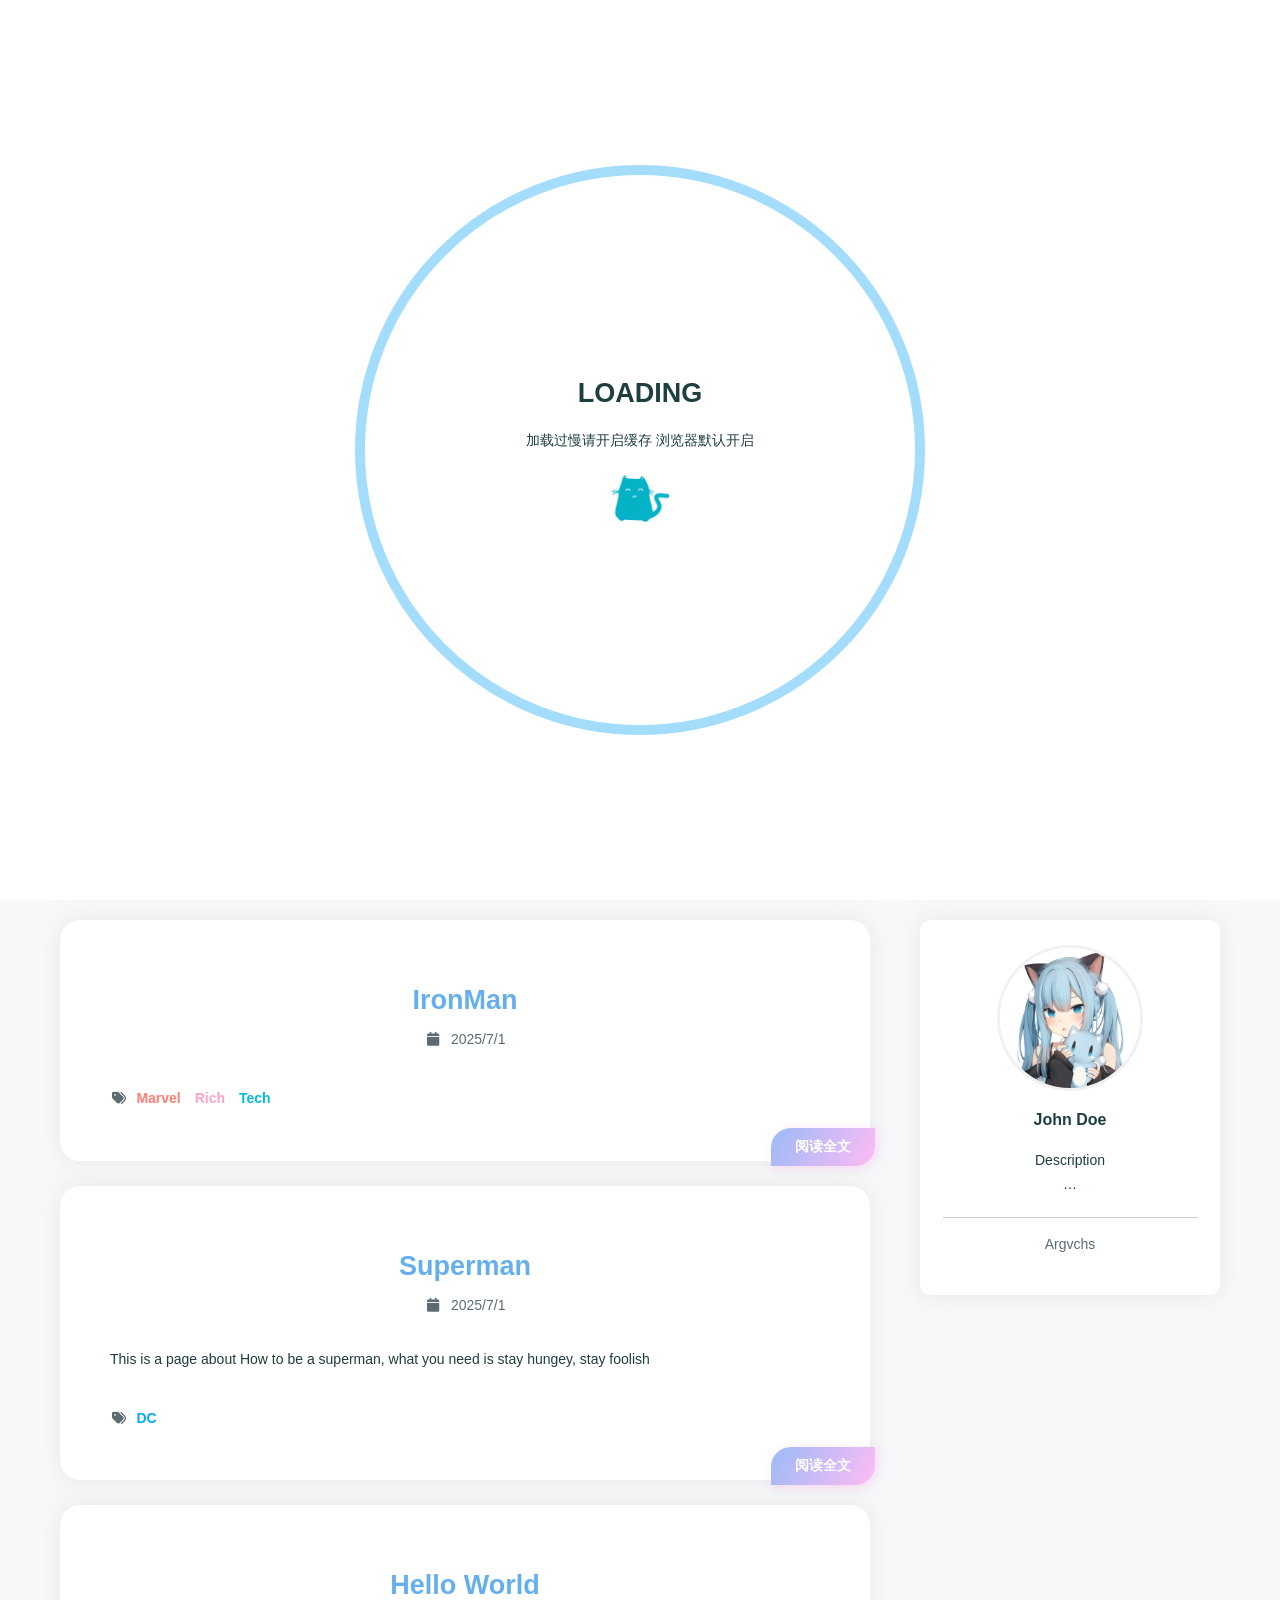
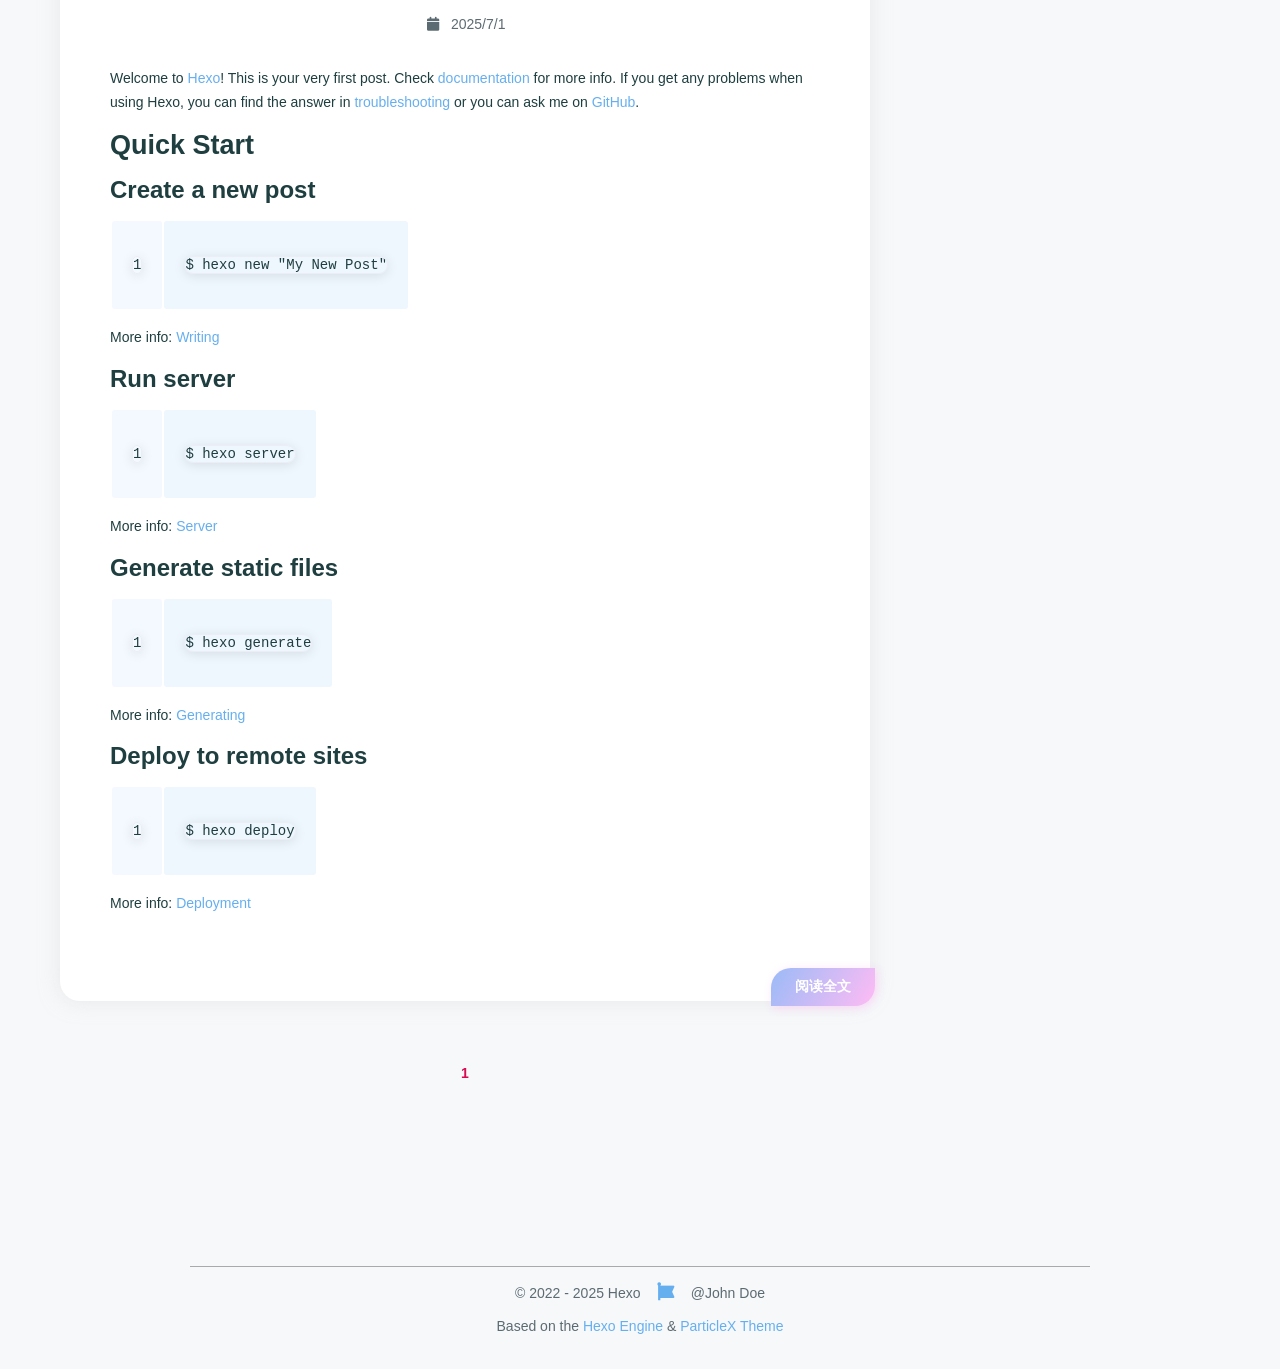
<file: index.html>
<!DOCTYPE html>
<html lang="zh">
<head>
    <meta charset="utf-8" />
    <title>Hexo</title>
    <meta name="author" content="John Doe" />
    <meta name="description" content="Hexo 博客" />
    <meta name="keywords" content="Hexo,博客" />
    <meta
        name="viewport"
        content="width=device-width, initial-scale=1.0, maximum-scale=1.0, user-scalable=0"
    />
    <link rel="icon" href="/images/avatar.jpg" />
    <link rel="preconnect" href="https://s4.zstatic.net" />
<script src="https://s4.zstatic.net/ajax/libs/vue/3.3.7/vue.global.prod.min.js"></script>
<link rel="stylesheet" href="https://s4.zstatic.net/ajax/libs/font-awesome/6.4.2/css/all.min.css" />
<link rel="preconnect" href="https://fonts.googleapis.cn" />
<link rel="preconnect" href="https://fonts.gstatic.cn" crossorigin />
<link
    rel="stylesheet"
    href="https://fonts.googleapis.cn/css2?family=Fira+Code:wght@400;500;600;700&family=Lexend:wght@400;500;600;700;800;900&family=Noto+Sans+SC:wght@400;500;600;700;800;900&display=swap"
/>
<script> const mixins = {}; </script>

<script src="https://polyfill.alicdn.com/v3/polyfill.min.js?features=default"></script>


<script src="https://s4.zstatic.net/ajax/libs/highlight.js/11.9.0/highlight.min.js"></script>
<script src="https://s4.zstatic.net/ajax/libs/highlightjs-line-numbers.js/2.8.0/highlightjs-line-numbers.min.js"></script>
<link
    rel="stylesheet"
    href="https://s4.zstatic.net/ajax/libs/highlight.js/11.9.0/styles/github.min.css"
/>
<script src="/js/lib/highlight.js"></script>



<script src="/js/lib/preview.js"></script>





<script src="/js/lib/home.js"></script>

<link rel="stylesheet" href="/css/main.css" />

<meta name="generator" content="Hexo 7.3.0"></head>
<body>
    <div id="layout">
        <transition name="fade">
            <div id="loading" v-show="loading">
                <div id="loading-circle">
                    <h2>LOADING</h2>
                    <p>加载过慢请开启缓存 浏览器默认开启</p>
                    <img src="/images/loading.gif" />
                </div>
            </div>
        </transition>
        <div id="menu" :class="{ hidden: hiddenMenu, 'menu-color': menuColor}">
    <nav id="desktop-menu">
        <a class="title" href="/">
            <span>HEXO</span>
        </a>
        
        <a href="/">
            <i class="fa-solid fa-house fa-fw"></i>
            <span>&ensp;Home</span>
        </a>
        
        <a href="/about">
            <i class="fa-solid fa-id-card fa-fw"></i>
            <span>&ensp;About</span>
        </a>
        
        <a href="/archives">
            <i class="fa-solid fa-box-archive fa-fw"></i>
            <span>&ensp;Archives</span>
        </a>
        
        <a href="/categories">
            <i class="fa-solid fa-bookmark fa-fw"></i>
            <span>&ensp;Categories</span>
        </a>
        
        <a href="/tags">
            <i class="fa-solid fa-tags fa-fw"></i>
            <span>&ensp;Tags</span>
        </a>
        
    </nav>
    <nav id="mobile-menu">
        <div class="title" @click="showMenuItems = !showMenuItems">
            <i class="fa-solid fa-bars fa-fw"></i>
            <span>&emsp;HEXO</span>
        </div>
        <transition name="slide">
            <div class="items" v-show="showMenuItems">
                
                <a href="/">
                    <div class="item">
                        <div style="min-width: 20px; max-width: 50px; width: 10%">
                            <i class="fa-solid fa-house fa-fw"></i>
                        </div>
                        <div style="min-width: 100px; max-width: 150%; width: 20%">Home</div>
                    </div>
                </a>
                
                <a href="/about">
                    <div class="item">
                        <div style="min-width: 20px; max-width: 50px; width: 10%">
                            <i class="fa-solid fa-id-card fa-fw"></i>
                        </div>
                        <div style="min-width: 100px; max-width: 150%; width: 20%">About</div>
                    </div>
                </a>
                
                <a href="/archives">
                    <div class="item">
                        <div style="min-width: 20px; max-width: 50px; width: 10%">
                            <i class="fa-solid fa-box-archive fa-fw"></i>
                        </div>
                        <div style="min-width: 100px; max-width: 150%; width: 20%">Archives</div>
                    </div>
                </a>
                
                <a href="/categories">
                    <div class="item">
                        <div style="min-width: 20px; max-width: 50px; width: 10%">
                            <i class="fa-solid fa-bookmark fa-fw"></i>
                        </div>
                        <div style="min-width: 100px; max-width: 150%; width: 20%">Categories</div>
                    </div>
                </a>
                
                <a href="/tags">
                    <div class="item">
                        <div style="min-width: 20px; max-width: 50px; width: 10%">
                            <i class="fa-solid fa-tags fa-fw"></i>
                        </div>
                        <div style="min-width: 100px; max-width: 150%; width: 20%">Tags</div>
                    </div>
                </a>
                
            </div>
        </transition>
    </nav>
</div>
<transition name="fade">
    <div id="menu-curtain" @click="showMenuItems = !showMenuItems" v-show="showMenuItems"></div>
</transition>

        <div id="main" :class="loading ? 'into-enter-from': 'into-enter-active'">
            <div id="home-head">
    <div
        id="home-background"
        ref="homeBackground"
        data-images="/images/background.jpg"
    ></div>
    <div id="home-info" @click="homeClick">
        <span class="loop"></span>
        <span class="loop"></span>
        <span class="loop"></span>
        <span class="loop"></span>
        <span class="info">
            <div class="wrap">
                <h1>Hexo</h1>
                <h3>Hexo 博客</h3>
                <h5>Hexo 博客</h5>
            </div>
        </span>
    </div>
</div>
<div
    id="home-posts-wrap"
    ref="homePostsWrap"
    true
>
    <div id="home-posts">
        

<div class="post">
    <a href="/2025/07/01/IronMan/">
        <h2 class="post-title">IronMan</h2>
    </a>
    <div class="category-and-date">
        
        <span class="date">
            <span class="icon">
                <i class="fa-solid fa-calendar fa-fw"></i>
            </span>
            2025/7/1
        </span>
        
        
    </div>
    <div class="description">
        <div class="content" v-pre>
            
            
            
        </div>
    </div>
    <div class="post-tags">
        
        <span class="icon">
            <i class="fa-solid fa-tags fa-fw"></i>
        </span>
        
        
        
        <span class="tag">
            
            <a href="/tags/Marvel/" style="color: #ff7d73">Marvel</a>
        </span>
        
        <span class="tag">
            
            <a href="/tags/Rich/" style="color: #ffa2c4">Rich</a>
        </span>
        
        <span class="tag">
            
            <a href="/tags/Tech/" style="color: #00bcd4">Tech</a>
        </span>
        
    </div>
    <a href="/2025/07/01/IronMan/" class="go-post">阅读全文</a>
</div>

<div class="post">
    <a href="/2025/07/01/superman/">
        <h2 class="post-title">Superman</h2>
    </a>
    <div class="category-and-date">
        
        <span class="date">
            <span class="icon">
                <i class="fa-solid fa-calendar fa-fw"></i>
            </span>
            2025/7/1
        </span>
        
        
    </div>
    <div class="description">
        <div class="content" v-pre>
            
            <p>This is a page about How to be a superman, what you need is stay hungey, stay foolish</p>

            
        </div>
    </div>
    <div class="post-tags">
        
        <span class="icon">
            <i class="fa-solid fa-tags fa-fw"></i>
        </span>
        
        
        
        <span class="tag">
            
            <a href="/tags/DC/" style="color: #03a9f4">DC</a>
        </span>
        
    </div>
    <a href="/2025/07/01/superman/" class="go-post">阅读全文</a>
</div>

<div class="post">
    <a href="/2025/07/01/hello-world/">
        <h2 class="post-title">Hello World</h2>
    </a>
    <div class="category-and-date">
        
        <span class="date">
            <span class="icon">
                <i class="fa-solid fa-calendar fa-fw"></i>
            </span>
            2025/7/1
        </span>
        
        
    </div>
    <div class="description">
        <div class="content" v-pre>
            
            <p>Welcome to <a target="_blank" rel="noopener" href="https://hexo.io/">Hexo</a>! This is your very first post. Check <a target="_blank" rel="noopener" href="https://hexo.io/docs/">documentation</a> for more info. If you get any problems when using Hexo, you can find the answer in <a target="_blank" rel="noopener" href="https://hexo.io/docs/troubleshooting.html">troubleshooting</a> or you can ask me on <a target="_blank" rel="noopener" href="https://github.com/hexojs/hexo/issues">GitHub</a>.</p>
<h2 id="Quick-Start"><a href="#Quick-Start" class="headerlink" title="Quick Start"></a>Quick Start</h2><h3 id="Create-a-new-post"><a href="#Create-a-new-post" class="headerlink" title="Create a new post"></a>Create a new post</h3><figure class="highlight bash"><table><tr><td class="gutter"><pre><span class="line">1</span><br></pre></td><td class="code"><pre><span class="line">$ hexo new <span class="string">&quot;My New Post&quot;</span></span><br></pre></td></tr></table></figure>

<p>More info: <a target="_blank" rel="noopener" href="https://hexo.io/docs/writing.html">Writing</a></p>
<h3 id="Run-server"><a href="#Run-server" class="headerlink" title="Run server"></a>Run server</h3><figure class="highlight bash"><table><tr><td class="gutter"><pre><span class="line">1</span><br></pre></td><td class="code"><pre><span class="line">$ hexo server</span><br></pre></td></tr></table></figure>

<p>More info: <a target="_blank" rel="noopener" href="https://hexo.io/docs/server.html">Server</a></p>
<h3 id="Generate-static-files"><a href="#Generate-static-files" class="headerlink" title="Generate static files"></a>Generate static files</h3><figure class="highlight bash"><table><tr><td class="gutter"><pre><span class="line">1</span><br></pre></td><td class="code"><pre><span class="line">$ hexo generate</span><br></pre></td></tr></table></figure>

<p>More info: <a target="_blank" rel="noopener" href="https://hexo.io/docs/generating.html">Generating</a></p>
<h3 id="Deploy-to-remote-sites"><a href="#Deploy-to-remote-sites" class="headerlink" title="Deploy to remote sites"></a>Deploy to remote sites</h3><figure class="highlight bash"><table><tr><td class="gutter"><pre><span class="line">1</span><br></pre></td><td class="code"><pre><span class="line">$ hexo deploy</span><br></pre></td></tr></table></figure>

<p>More info: <a target="_blank" rel="noopener" href="https://hexo.io/docs/one-command-deployment.html">Deployment</a></p>

            
        </div>
    </div>
    <div class="post-tags">
        
        
        
    </div>
    <a href="/2025/07/01/hello-world/" class="go-post">阅读全文</a>
</div>


        <div class="page-current">
    
    <span class="current">1</span>
    
    
    
    
</div>

    </div>
    
    <div id="home-card">
        <div id="card-style">
    <div id="card-div">
        <div class="avatar">
            <img src="/images/avatar.jpg" alt="avatar" />
        </div>
        <div class="name">John Doe</div>
        <div class="description">
            <p>Description<br>…</p>

        </div>
        
        
        <div class="friend-links">
            
            <div class="friend-link">
                <a target="_blank" rel="noopener" href="https://argvchs.github.io">Argvchs</a>
            </div>
            
        </div>
        
    </div>
</div>

    </div>
    
</div>

            <footer id="footer">
    <div id="footer-wrap">
        <div>
            &copy;
            2022 - 2025 Hexo
            <span id="footer-icon">
                <i class="fa-solid fa-font-awesome fa-fw"></i>
            </span>
            &commat;John Doe
        </div>
        <div>
            Based on the <a target="_blank" rel="noopener" href="https://hexo.io">Hexo Engine</a> &amp;
            <a target="_blank" rel="noopener" href="https://github.com/theme-particlex/hexo-theme-particlex">ParticleX Theme</a>
        </div>
        
    </div>
</footer>

        </div>
        
        <transition name="fade">
            <div id="preview" ref="preview" v-show="previewShow">
                <img id="preview-content" ref="previewContent" />
            </div>
        </transition>
        
    </div>
    <script src="/js/main.js"></script>
    
</body>
</html>
</file>
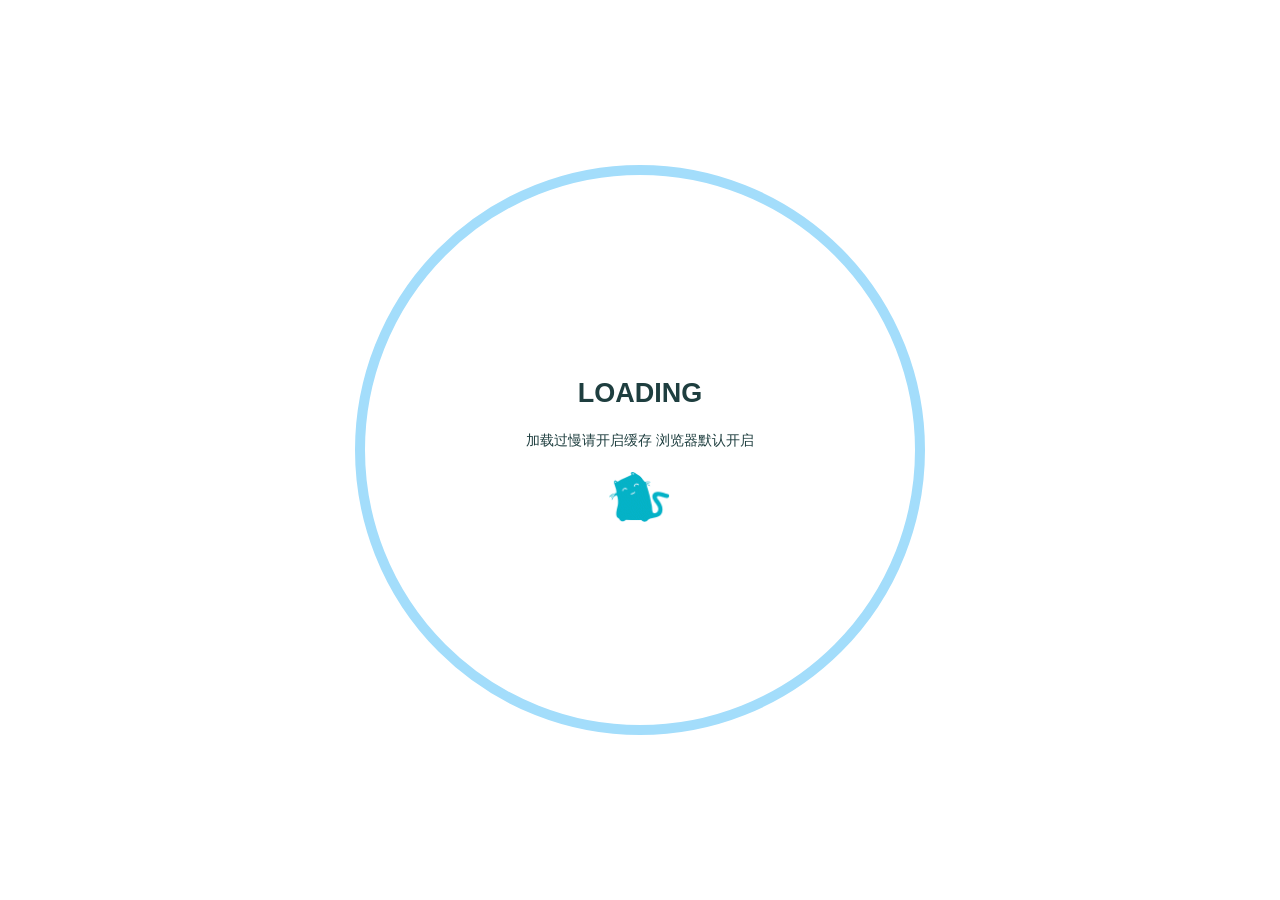
<file: About/index.html>
<!DOCTYPE html>
<html lang="zh">
<head>
    <meta charset="utf-8" />
    <title>About | Hexo</title>
    <meta name="author" content="John Doe" />
    <meta name="description" content="Hexo 博客" />
    <meta name="keywords" content="Hexo,博客" />
    <meta
        name="viewport"
        content="width=device-width, initial-scale=1.0, maximum-scale=1.0, user-scalable=0"
    />
    <link rel="icon" href="/images/avatar.jpg" />
    <link rel="preconnect" href="https://s4.zstatic.net" />
<script src="https://s4.zstatic.net/ajax/libs/vue/3.3.7/vue.global.prod.min.js"></script>
<link rel="stylesheet" href="https://s4.zstatic.net/ajax/libs/font-awesome/6.4.2/css/all.min.css" />
<link rel="preconnect" href="https://fonts.googleapis.cn" />
<link rel="preconnect" href="https://fonts.gstatic.cn" crossorigin />
<link
    rel="stylesheet"
    href="https://fonts.googleapis.cn/css2?family=Fira+Code:wght@400;500;600;700&family=Lexend:wght@400;500;600;700;800;900&family=Noto+Sans+SC:wght@400;500;600;700;800;900&display=swap"
/>
<script> const mixins = {}; </script>

<script src="https://polyfill.alicdn.com/v3/polyfill.min.js?features=default"></script>


<script src="https://s4.zstatic.net/ajax/libs/highlight.js/11.9.0/highlight.min.js"></script>
<script src="https://s4.zstatic.net/ajax/libs/highlightjs-line-numbers.js/2.8.0/highlightjs-line-numbers.min.js"></script>
<link
    rel="stylesheet"
    href="https://s4.zstatic.net/ajax/libs/highlight.js/11.9.0/styles/github.min.css"
/>
<script src="/js/lib/highlight.js"></script>



<script src="/js/lib/preview.js"></script>









<link rel="stylesheet" href="/css/main.css" />

<meta name="generator" content="Hexo 7.3.0"></head>
<body>
    <div id="layout">
        <transition name="fade">
            <div id="loading" v-show="loading">
                <div id="loading-circle">
                    <h2>LOADING</h2>
                    <p>加载过慢请开启缓存 浏览器默认开启</p>
                    <img src="/images/loading.gif" />
                </div>
            </div>
        </transition>
        <div id="menu" :class="{ hidden: hiddenMenu, 'menu-color': menuColor}">
    <nav id="desktop-menu">
        <a class="title" href="/">
            <span>HEXO</span>
        </a>
        
        <a href="/">
            <i class="fa-solid fa-house fa-fw"></i>
            <span>&ensp;Home</span>
        </a>
        
        <a href="/about">
            <i class="fa-solid fa-id-card fa-fw"></i>
            <span>&ensp;About</span>
        </a>
        
        <a href="/archives">
            <i class="fa-solid fa-box-archive fa-fw"></i>
            <span>&ensp;Archives</span>
        </a>
        
        <a href="/categories">
            <i class="fa-solid fa-bookmark fa-fw"></i>
            <span>&ensp;Categories</span>
        </a>
        
        <a href="/tags">
            <i class="fa-solid fa-tags fa-fw"></i>
            <span>&ensp;Tags</span>
        </a>
        
    </nav>
    <nav id="mobile-menu">
        <div class="title" @click="showMenuItems = !showMenuItems">
            <i class="fa-solid fa-bars fa-fw"></i>
            <span>&emsp;HEXO</span>
        </div>
        <transition name="slide">
            <div class="items" v-show="showMenuItems">
                
                <a href="/">
                    <div class="item">
                        <div style="min-width: 20px; max-width: 50px; width: 10%">
                            <i class="fa-solid fa-house fa-fw"></i>
                        </div>
                        <div style="min-width: 100px; max-width: 150%; width: 20%">Home</div>
                    </div>
                </a>
                
                <a href="/about">
                    <div class="item">
                        <div style="min-width: 20px; max-width: 50px; width: 10%">
                            <i class="fa-solid fa-id-card fa-fw"></i>
                        </div>
                        <div style="min-width: 100px; max-width: 150%; width: 20%">About</div>
                    </div>
                </a>
                
                <a href="/archives">
                    <div class="item">
                        <div style="min-width: 20px; max-width: 50px; width: 10%">
                            <i class="fa-solid fa-box-archive fa-fw"></i>
                        </div>
                        <div style="min-width: 100px; max-width: 150%; width: 20%">Archives</div>
                    </div>
                </a>
                
                <a href="/categories">
                    <div class="item">
                        <div style="min-width: 20px; max-width: 50px; width: 10%">
                            <i class="fa-solid fa-bookmark fa-fw"></i>
                        </div>
                        <div style="min-width: 100px; max-width: 150%; width: 20%">Categories</div>
                    </div>
                </a>
                
                <a href="/tags">
                    <div class="item">
                        <div style="min-width: 20px; max-width: 50px; width: 10%">
                            <i class="fa-solid fa-tags fa-fw"></i>
                        </div>
                        <div style="min-width: 100px; max-width: 150%; width: 20%">Tags</div>
                    </div>
                </a>
                
            </div>
        </transition>
    </nav>
</div>
<transition name="fade">
    <div id="menu-curtain" @click="showMenuItems = !showMenuItems" v-show="showMenuItems"></div>
</transition>

        <div id="main" :class="loading ? 'into-enter-from': 'into-enter-active'">
            <div class="article">
    <div>
        <h1>About</h1>
    </div>
    <div class="info">
        <span class="date">
            <span class="icon">
                <i class="fa-solid fa-calendar fa-fw"></i>
            </span>
            2025/7/1
        </span>
        
        
    </div>
    
    <div class="content" v-pre>
        
    </div>
    
    
    
    
    
    
    
</div>

            <footer id="footer">
    <div id="footer-wrap">
        <div>
            &copy;
            2022 - 2025 Hexo
            <span id="footer-icon">
                <i class="fa-solid fa-font-awesome fa-fw"></i>
            </span>
            &commat;John Doe
        </div>
        <div>
            Based on the <a target="_blank" rel="noopener" href="https://hexo.io">Hexo Engine</a> &amp;
            <a target="_blank" rel="noopener" href="https://github.com/theme-particlex/hexo-theme-particlex">ParticleX Theme</a>
        </div>
        
    </div>
</footer>

        </div>
        
        <transition name="fade">
            <div id="preview" ref="preview" v-show="previewShow">
                <img id="preview-content" ref="previewContent" />
            </div>
        </transition>
        
    </div>
    <script src="/js/main.js"></script>
    
    




    
</body>
</html>
</file>
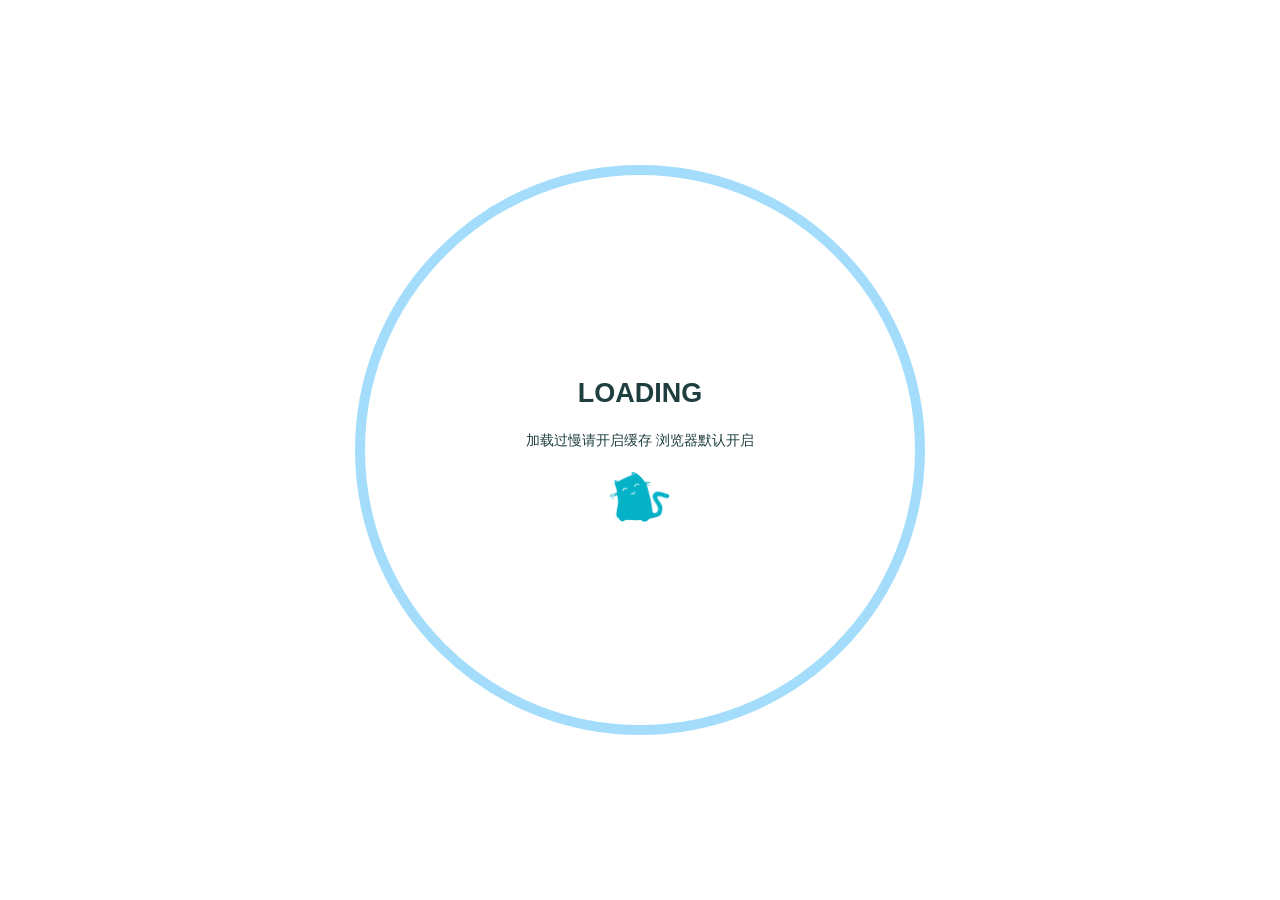
<file: archives/index.html>
<!DOCTYPE html>
<html lang="zh">
<head>
    <meta charset="utf-8" />
    <title>Archives | Hexo</title>
    <meta name="author" content="John Doe" />
    <meta name="description" content="Hexo 博客" />
    <meta name="keywords" content="Hexo,博客" />
    <meta
        name="viewport"
        content="width=device-width, initial-scale=1.0, maximum-scale=1.0, user-scalable=0"
    />
    <link rel="icon" href="/images/avatar.jpg" />
    <link rel="preconnect" href="https://s4.zstatic.net" />
<script src="https://s4.zstatic.net/ajax/libs/vue/3.3.7/vue.global.prod.min.js"></script>
<link rel="stylesheet" href="https://s4.zstatic.net/ajax/libs/font-awesome/6.4.2/css/all.min.css" />
<link rel="preconnect" href="https://fonts.googleapis.cn" />
<link rel="preconnect" href="https://fonts.gstatic.cn" crossorigin />
<link
    rel="stylesheet"
    href="https://fonts.googleapis.cn/css2?family=Fira+Code:wght@400;500;600;700&family=Lexend:wght@400;500;600;700;800;900&family=Noto+Sans+SC:wght@400;500;600;700;800;900&display=swap"
/>
<script> const mixins = {}; </script>

<script src="https://polyfill.alicdn.com/v3/polyfill.min.js?features=default"></script>


<script src="https://s4.zstatic.net/ajax/libs/highlight.js/11.9.0/highlight.min.js"></script>
<script src="https://s4.zstatic.net/ajax/libs/highlightjs-line-numbers.js/2.8.0/highlightjs-line-numbers.min.js"></script>
<link
    rel="stylesheet"
    href="https://s4.zstatic.net/ajax/libs/highlight.js/11.9.0/styles/github.min.css"
/>
<script src="/js/lib/highlight.js"></script>



<script src="/js/lib/preview.js"></script>





<link rel="stylesheet" href="/css/main.css" />

<meta name="generator" content="Hexo 7.3.0"></head>
<body>
    <div id="layout">
        <transition name="fade">
            <div id="loading" v-show="loading">
                <div id="loading-circle">
                    <h2>LOADING</h2>
                    <p>加载过慢请开启缓存 浏览器默认开启</p>
                    <img src="/images/loading.gif" />
                </div>
            </div>
        </transition>
        <div id="menu" :class="{ hidden: hiddenMenu, 'menu-color': menuColor}">
    <nav id="desktop-menu">
        <a class="title" href="/">
            <span>HEXO</span>
        </a>
        
        <a href="/">
            <i class="fa-solid fa-house fa-fw"></i>
            <span>&ensp;Home</span>
        </a>
        
        <a href="/about">
            <i class="fa-solid fa-id-card fa-fw"></i>
            <span>&ensp;About</span>
        </a>
        
        <a href="/archives">
            <i class="fa-solid fa-box-archive fa-fw"></i>
            <span>&ensp;Archives</span>
        </a>
        
        <a href="/categories">
            <i class="fa-solid fa-bookmark fa-fw"></i>
            <span>&ensp;Categories</span>
        </a>
        
        <a href="/tags">
            <i class="fa-solid fa-tags fa-fw"></i>
            <span>&ensp;Tags</span>
        </a>
        
    </nav>
    <nav id="mobile-menu">
        <div class="title" @click="showMenuItems = !showMenuItems">
            <i class="fa-solid fa-bars fa-fw"></i>
            <span>&emsp;HEXO</span>
        </div>
        <transition name="slide">
            <div class="items" v-show="showMenuItems">
                
                <a href="/">
                    <div class="item">
                        <div style="min-width: 20px; max-width: 50px; width: 10%">
                            <i class="fa-solid fa-house fa-fw"></i>
                        </div>
                        <div style="min-width: 100px; max-width: 150%; width: 20%">Home</div>
                    </div>
                </a>
                
                <a href="/about">
                    <div class="item">
                        <div style="min-width: 20px; max-width: 50px; width: 10%">
                            <i class="fa-solid fa-id-card fa-fw"></i>
                        </div>
                        <div style="min-width: 100px; max-width: 150%; width: 20%">About</div>
                    </div>
                </a>
                
                <a href="/archives">
                    <div class="item">
                        <div style="min-width: 20px; max-width: 50px; width: 10%">
                            <i class="fa-solid fa-box-archive fa-fw"></i>
                        </div>
                        <div style="min-width: 100px; max-width: 150%; width: 20%">Archives</div>
                    </div>
                </a>
                
                <a href="/categories">
                    <div class="item">
                        <div style="min-width: 20px; max-width: 50px; width: 10%">
                            <i class="fa-solid fa-bookmark fa-fw"></i>
                        </div>
                        <div style="min-width: 100px; max-width: 150%; width: 20%">Categories</div>
                    </div>
                </a>
                
                <a href="/tags">
                    <div class="item">
                        <div style="min-width: 20px; max-width: 50px; width: 10%">
                            <i class="fa-solid fa-tags fa-fw"></i>
                        </div>
                        <div style="min-width: 100px; max-width: 150%; width: 20%">Tags</div>
                    </div>
                </a>
                
            </div>
        </transition>
    </nav>
</div>
<transition name="fade">
    <div id="menu-curtain" @click="showMenuItems = !showMenuItems" v-show="showMenuItems"></div>
</transition>

        <div id="main" :class="loading ? 'into-enter-from': 'into-enter-active'">
            
<div id="archives">
    
    <div id="timeline-wrap" ref="timeline">
        
        <div class="timeline" data-title="helloworld">
            <div class="timeline-tail"></div>
            <div class="timeline-content">
                <div class="item-time">2025/7/1</div>
                <a href="/2025/07/01/hello-world/">
                    <h3>Hello World</h3>
                </a>
                <div class="info">
                    
                    
                </div>
            </div>
        </div>
        
        <div class="timeline" data-title="superman">
            <div class="timeline-tail"></div>
            <div class="timeline-content">
                <div class="item-time">2025/7/1</div>
                <a href="/2025/07/01/superman/">
                    <h3>Superman</h3>
                </a>
                <div class="info">
                    
                    
                    <span class="tags">
                        <span class="icon">
                            <i class="fa-solid fa-tags fa-fw"></i>
                        </span>
                        
                        
                        <span class="tag">
                            
                            <a href="/tags/DC/" style="color: #00a596">
                                DC
                            </a>
                        </span>
                        
                    </span>
                    
                </div>
            </div>
        </div>
        
        <div class="timeline" data-title="ironman">
            <div class="timeline-tail"></div>
            <div class="timeline-content">
                <div class="item-time">2025/7/1</div>
                <a href="/2025/07/01/IronMan/">
                    <h3>IronMan</h3>
                </a>
                <div class="info">
                    
                    
                    <span class="tags">
                        <span class="icon">
                            <i class="fa-solid fa-tags fa-fw"></i>
                        </span>
                        
                        
                        <span class="tag">
                            
                            <a href="/tags/Marvel/" style="color: #00a596">
                                Marvel
                            </a>
                        </span>
                        
                        <span class="tag">
                            
                            <a href="/tags/Rich/" style="color: #00bcd4">
                                Rich
                            </a>
                        </span>
                        
                        <span class="tag">
                            
                            <a href="/tags/Tech/" style="color: #00a596">
                                Tech
                            </a>
                        </span>
                        
                    </span>
                    
                </div>
            </div>
        </div>
        
    </div>
</div>

            <footer id="footer">
    <div id="footer-wrap">
        <div>
            &copy;
            2022 - 2025 Hexo
            <span id="footer-icon">
                <i class="fa-solid fa-font-awesome fa-fw"></i>
            </span>
            &commat;John Doe
        </div>
        <div>
            Based on the <a target="_blank" rel="noopener" href="https://hexo.io">Hexo Engine</a> &amp;
            <a target="_blank" rel="noopener" href="https://github.com/theme-particlex/hexo-theme-particlex">ParticleX Theme</a>
        </div>
        
    </div>
</footer>

        </div>
        
        <transition name="fade">
            <div id="preview" ref="preview" v-show="previewShow">
                <img id="preview-content" ref="previewContent" />
            </div>
        </transition>
        
    </div>
    <script src="/js/main.js"></script>
    
</body>
</html>
</file>
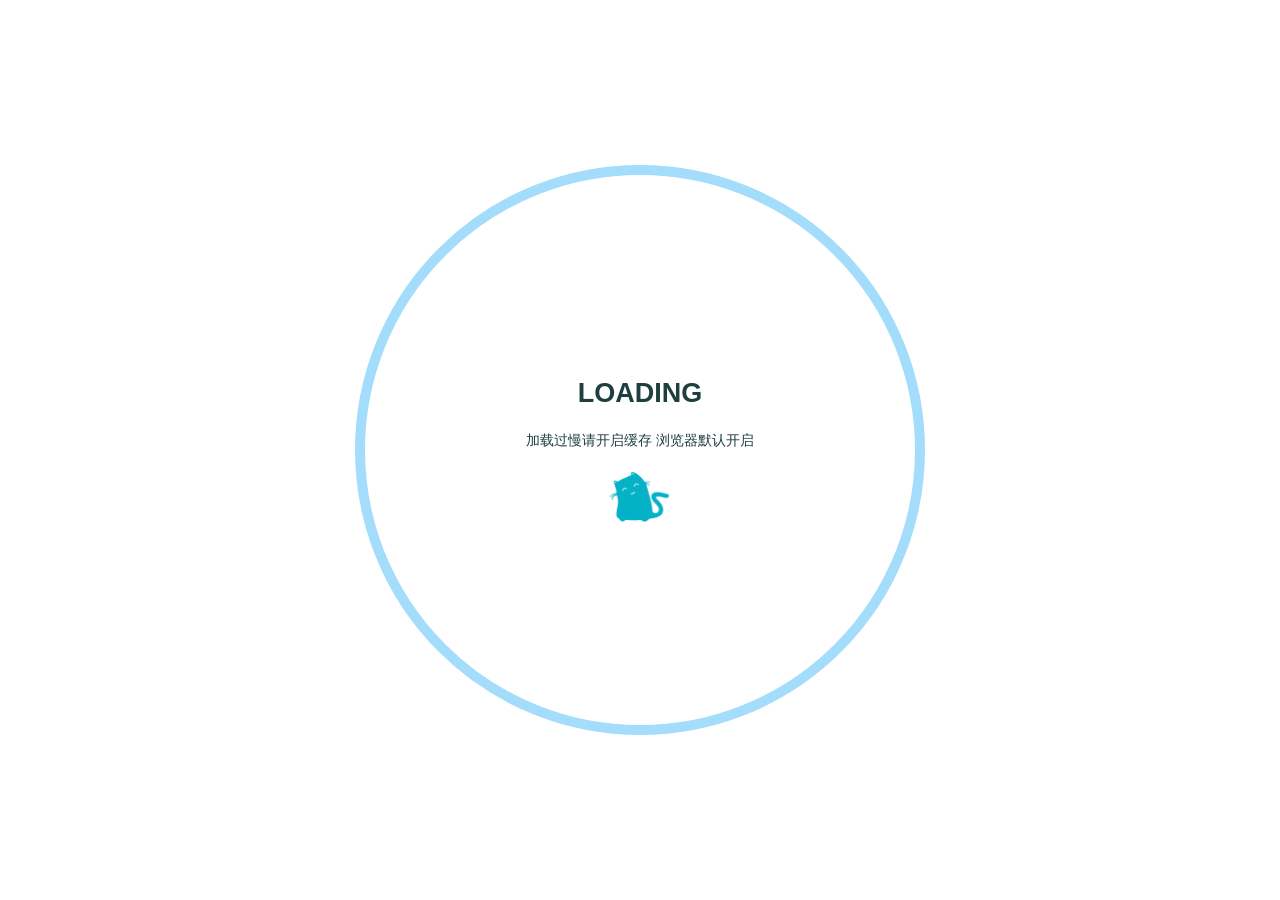
<file: categories/index.html>
<!DOCTYPE html>
<html lang="zh">
<head>
    <meta charset="utf-8" />
    <title>categories | Hexo</title>
    <meta name="author" content="John Doe" />
    <meta name="description" content="Hexo 博客" />
    <meta name="keywords" content="Hexo,博客" />
    <meta
        name="viewport"
        content="width=device-width, initial-scale=1.0, maximum-scale=1.0, user-scalable=0"
    />
    <link rel="icon" href="/images/avatar.jpg" />
    <link rel="preconnect" href="https://s4.zstatic.net" />
<script src="https://s4.zstatic.net/ajax/libs/vue/3.3.7/vue.global.prod.min.js"></script>
<link rel="stylesheet" href="https://s4.zstatic.net/ajax/libs/font-awesome/6.4.2/css/all.min.css" />
<link rel="preconnect" href="https://fonts.googleapis.cn" />
<link rel="preconnect" href="https://fonts.gstatic.cn" crossorigin />
<link
    rel="stylesheet"
    href="https://fonts.googleapis.cn/css2?family=Fira+Code:wght@400;500;600;700&family=Lexend:wght@400;500;600;700;800;900&family=Noto+Sans+SC:wght@400;500;600;700;800;900&display=swap"
/>
<script> const mixins = {}; </script>

<script src="https://polyfill.alicdn.com/v3/polyfill.min.js?features=default"></script>


<script src="https://s4.zstatic.net/ajax/libs/highlight.js/11.9.0/highlight.min.js"></script>
<script src="https://s4.zstatic.net/ajax/libs/highlightjs-line-numbers.js/2.8.0/highlightjs-line-numbers.min.js"></script>
<link
    rel="stylesheet"
    href="https://s4.zstatic.net/ajax/libs/highlight.js/11.9.0/styles/github.min.css"
/>
<script src="/js/lib/highlight.js"></script>



<script src="/js/lib/preview.js"></script>









<link rel="stylesheet" href="/css/main.css" />

<meta name="generator" content="Hexo 7.3.0"></head>
<body>
    <div id="layout">
        <transition name="fade">
            <div id="loading" v-show="loading">
                <div id="loading-circle">
                    <h2>LOADING</h2>
                    <p>加载过慢请开启缓存 浏览器默认开启</p>
                    <img src="/images/loading.gif" />
                </div>
            </div>
        </transition>
        <div id="menu" :class="{ hidden: hiddenMenu, 'menu-color': menuColor}">
    <nav id="desktop-menu">
        <a class="title" href="/">
            <span>HEXO</span>
        </a>
        
        <a href="/">
            <i class="fa-solid fa-house fa-fw"></i>
            <span>&ensp;Home</span>
        </a>
        
        <a href="/about">
            <i class="fa-solid fa-id-card fa-fw"></i>
            <span>&ensp;About</span>
        </a>
        
        <a href="/archives">
            <i class="fa-solid fa-box-archive fa-fw"></i>
            <span>&ensp;Archives</span>
        </a>
        
        <a href="/categories">
            <i class="fa-solid fa-bookmark fa-fw"></i>
            <span>&ensp;Categories</span>
        </a>
        
        <a href="/tags">
            <i class="fa-solid fa-tags fa-fw"></i>
            <span>&ensp;Tags</span>
        </a>
        
    </nav>
    <nav id="mobile-menu">
        <div class="title" @click="showMenuItems = !showMenuItems">
            <i class="fa-solid fa-bars fa-fw"></i>
            <span>&emsp;HEXO</span>
        </div>
        <transition name="slide">
            <div class="items" v-show="showMenuItems">
                
                <a href="/">
                    <div class="item">
                        <div style="min-width: 20px; max-width: 50px; width: 10%">
                            <i class="fa-solid fa-house fa-fw"></i>
                        </div>
                        <div style="min-width: 100px; max-width: 150%; width: 20%">Home</div>
                    </div>
                </a>
                
                <a href="/about">
                    <div class="item">
                        <div style="min-width: 20px; max-width: 50px; width: 10%">
                            <i class="fa-solid fa-id-card fa-fw"></i>
                        </div>
                        <div style="min-width: 100px; max-width: 150%; width: 20%">About</div>
                    </div>
                </a>
                
                <a href="/archives">
                    <div class="item">
                        <div style="min-width: 20px; max-width: 50px; width: 10%">
                            <i class="fa-solid fa-box-archive fa-fw"></i>
                        </div>
                        <div style="min-width: 100px; max-width: 150%; width: 20%">Archives</div>
                    </div>
                </a>
                
                <a href="/categories">
                    <div class="item">
                        <div style="min-width: 20px; max-width: 50px; width: 10%">
                            <i class="fa-solid fa-bookmark fa-fw"></i>
                        </div>
                        <div style="min-width: 100px; max-width: 150%; width: 20%">Categories</div>
                    </div>
                </a>
                
                <a href="/tags">
                    <div class="item">
                        <div style="min-width: 20px; max-width: 50px; width: 10%">
                            <i class="fa-solid fa-tags fa-fw"></i>
                        </div>
                        <div style="min-width: 100px; max-width: 150%; width: 20%">Tags</div>
                    </div>
                </a>
                
            </div>
        </transition>
    </nav>
</div>
<transition name="fade">
    <div id="menu-curtain" @click="showMenuItems = !showMenuItems" v-show="showMenuItems"></div>
</transition>

        <div id="main" :class="loading ? 'into-enter-from': 'into-enter-active'">
            <div class="article">
    <div>
        <h1>categories</h1>
    </div>
    <div class="info">
        <span class="date">
            <span class="icon">
                <i class="fa-solid fa-calendar fa-fw"></i>
            </span>
            2025/7/1
        </span>
        
        
    </div>
    
    <div class="content" v-pre>
        
    </div>
    
    
    
    
    
    
    
</div>

            <footer id="footer">
    <div id="footer-wrap">
        <div>
            &copy;
            2022 - 2025 Hexo
            <span id="footer-icon">
                <i class="fa-solid fa-font-awesome fa-fw"></i>
            </span>
            &commat;John Doe
        </div>
        <div>
            Based on the <a target="_blank" rel="noopener" href="https://hexo.io">Hexo Engine</a> &amp;
            <a target="_blank" rel="noopener" href="https://github.com/theme-particlex/hexo-theme-particlex">ParticleX Theme</a>
        </div>
        
    </div>
</footer>

        </div>
        
        <transition name="fade">
            <div id="preview" ref="preview" v-show="previewShow">
                <img id="preview-content" ref="previewContent" />
            </div>
        </transition>
        
    </div>
    <script src="/js/main.js"></script>
    
    




    
</body>
</html>
</file>
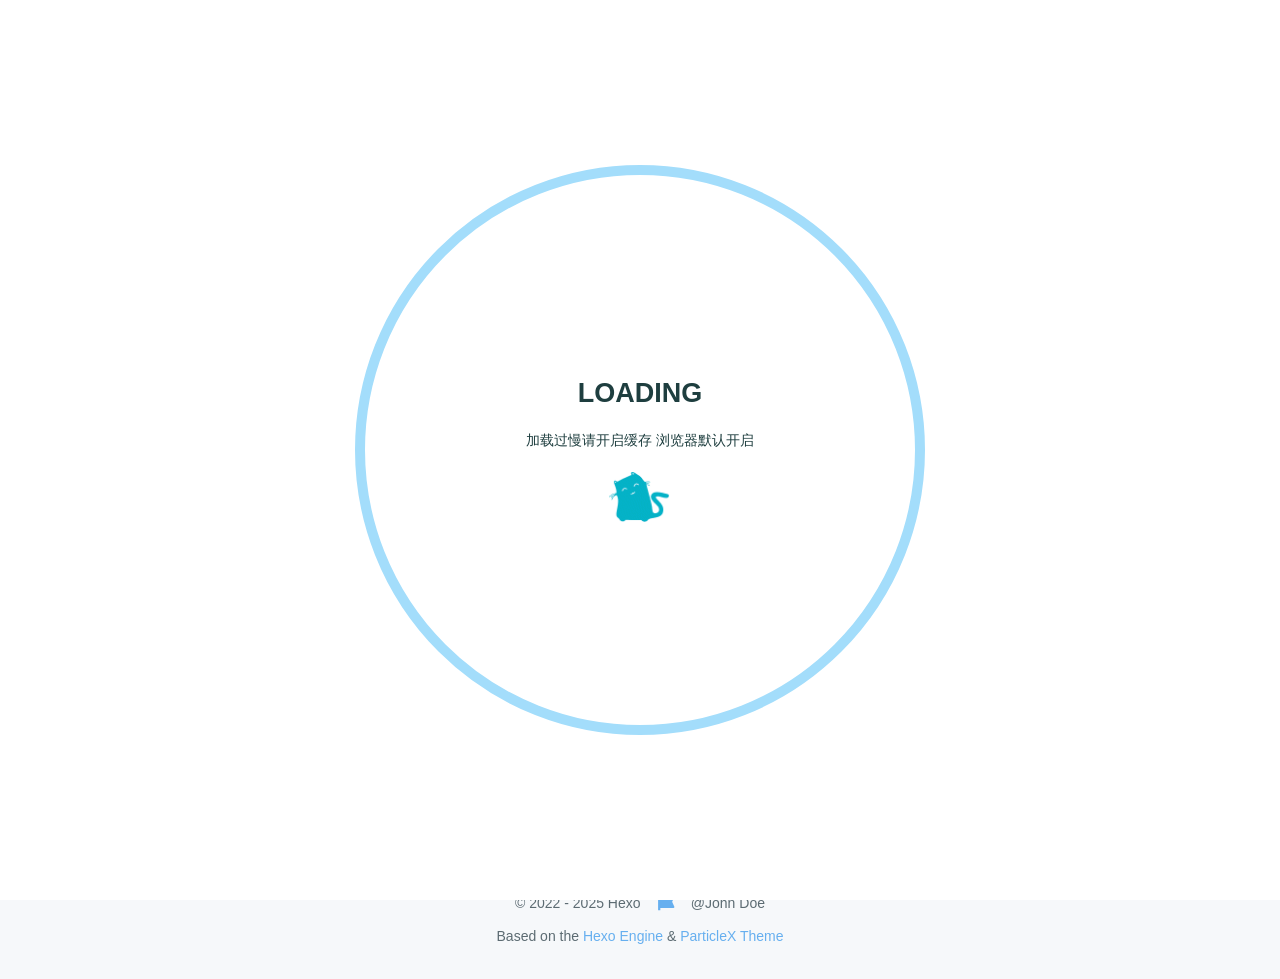
<file: Tags/index.html>
<!DOCTYPE html>
<html lang="zh">
<head>
    <meta charset="utf-8" />
    <title>Tags | Hexo</title>
    <meta name="author" content="John Doe" />
    <meta name="description" content="Hexo 博客" />
    <meta name="keywords" content="Hexo,博客" />
    <meta
        name="viewport"
        content="width=device-width, initial-scale=1.0, maximum-scale=1.0, user-scalable=0"
    />
    <link rel="icon" href="/images/avatar.jpg" />
    <link rel="preconnect" href="https://s4.zstatic.net" />
<script src="https://s4.zstatic.net/ajax/libs/vue/3.3.7/vue.global.prod.min.js"></script>
<link rel="stylesheet" href="https://s4.zstatic.net/ajax/libs/font-awesome/6.4.2/css/all.min.css" />
<link rel="preconnect" href="https://fonts.googleapis.cn" />
<link rel="preconnect" href="https://fonts.gstatic.cn" crossorigin />
<link
    rel="stylesheet"
    href="https://fonts.googleapis.cn/css2?family=Fira+Code:wght@400;500;600;700&family=Lexend:wght@400;500;600;700;800;900&family=Noto+Sans+SC:wght@400;500;600;700;800;900&display=swap"
/>
<script> const mixins = {}; </script>

<script src="https://polyfill.alicdn.com/v3/polyfill.min.js?features=default"></script>


<script src="https://s4.zstatic.net/ajax/libs/highlight.js/11.9.0/highlight.min.js"></script>
<script src="https://s4.zstatic.net/ajax/libs/highlightjs-line-numbers.js/2.8.0/highlightjs-line-numbers.min.js"></script>
<link
    rel="stylesheet"
    href="https://s4.zstatic.net/ajax/libs/highlight.js/11.9.0/styles/github.min.css"
/>
<script src="/js/lib/highlight.js"></script>



<script src="/js/lib/preview.js"></script>





<link rel="stylesheet" href="/css/main.css" />

<meta name="generator" content="Hexo 7.3.0"></head>
<body>
    <div id="layout">
        <transition name="fade">
            <div id="loading" v-show="loading">
                <div id="loading-circle">
                    <h2>LOADING</h2>
                    <p>加载过慢请开启缓存 浏览器默认开启</p>
                    <img src="/images/loading.gif" />
                </div>
            </div>
        </transition>
        <div id="menu" :class="{ hidden: hiddenMenu, 'menu-color': menuColor}">
    <nav id="desktop-menu">
        <a class="title" href="/">
            <span>HEXO</span>
        </a>
        
        <a href="/">
            <i class="fa-solid fa-house fa-fw"></i>
            <span>&ensp;Home</span>
        </a>
        
        <a href="/about">
            <i class="fa-solid fa-id-card fa-fw"></i>
            <span>&ensp;About</span>
        </a>
        
        <a href="/archives">
            <i class="fa-solid fa-box-archive fa-fw"></i>
            <span>&ensp;Archives</span>
        </a>
        
        <a href="/categories">
            <i class="fa-solid fa-bookmark fa-fw"></i>
            <span>&ensp;Categories</span>
        </a>
        
        <a href="/tags">
            <i class="fa-solid fa-tags fa-fw"></i>
            <span>&ensp;Tags</span>
        </a>
        
    </nav>
    <nav id="mobile-menu">
        <div class="title" @click="showMenuItems = !showMenuItems">
            <i class="fa-solid fa-bars fa-fw"></i>
            <span>&emsp;HEXO</span>
        </div>
        <transition name="slide">
            <div class="items" v-show="showMenuItems">
                
                <a href="/">
                    <div class="item">
                        <div style="min-width: 20px; max-width: 50px; width: 10%">
                            <i class="fa-solid fa-house fa-fw"></i>
                        </div>
                        <div style="min-width: 100px; max-width: 150%; width: 20%">Home</div>
                    </div>
                </a>
                
                <a href="/about">
                    <div class="item">
                        <div style="min-width: 20px; max-width: 50px; width: 10%">
                            <i class="fa-solid fa-id-card fa-fw"></i>
                        </div>
                        <div style="min-width: 100px; max-width: 150%; width: 20%">About</div>
                    </div>
                </a>
                
                <a href="/archives">
                    <div class="item">
                        <div style="min-width: 20px; max-width: 50px; width: 10%">
                            <i class="fa-solid fa-box-archive fa-fw"></i>
                        </div>
                        <div style="min-width: 100px; max-width: 150%; width: 20%">Archives</div>
                    </div>
                </a>
                
                <a href="/categories">
                    <div class="item">
                        <div style="min-width: 20px; max-width: 50px; width: 10%">
                            <i class="fa-solid fa-bookmark fa-fw"></i>
                        </div>
                        <div style="min-width: 100px; max-width: 150%; width: 20%">Categories</div>
                    </div>
                </a>
                
                <a href="/tags">
                    <div class="item">
                        <div style="min-width: 20px; max-width: 50px; width: 10%">
                            <i class="fa-solid fa-tags fa-fw"></i>
                        </div>
                        <div style="min-width: 100px; max-width: 150%; width: 20%">Tags</div>
                    </div>
                </a>
                
            </div>
        </transition>
    </nav>
</div>
<transition name="fade">
    <div id="menu-curtain" @click="showMenuItems = !showMenuItems" v-show="showMenuItems"></div>
</transition>

        <div id="main" :class="loading ? 'into-enter-from': 'into-enter-active'">
            <div id="archives">
    
    <div class="categories-tags">
        
        
        
        <span>
            <a href="/tags/Marvel/" style="background: #00bcd4">
                <span class="icon">
                    <i class="fa-solid fa-tags fa-fw"></i>
                </span>
                Marvel
            </a>
        </span>
        
        
        
        <span>
            <a href="/tags/Rich/" style="background: #ff7d73">
                <span class="icon">
                    <i class="fa-solid fa-tags fa-fw"></i>
                </span>
                Rich
            </a>
        </span>
        
        
        
        <span>
            <a href="/tags/Tech/" style="background: #03a9f4">
                <span class="icon">
                    <i class="fa-solid fa-tags fa-fw"></i>
                </span>
                Tech
            </a>
        </span>
        
        
        
        <span>
            <a href="/tags/DC/" style="background: #00a596">
                <span class="icon">
                    <i class="fa-solid fa-tags fa-fw"></i>
                </span>
                DC
            </a>
        </span>
        
        
    </div>
    
    
    
    
    
    
    <div class="timeline">
        <div class="timeline-tail"></div>
        <div class="timeline-content">
            <div class="item-time">2025/7/1</div>
            <a href="/2025/07/01/IronMan/">
                <h3>IronMan</h3>
            </a>
            <div class="info">
                
                
                <span class="tags">
                    <span class="icon">
                        <i class="fa-solid fa-tags fa-fw"></i>
                    </span>
                    
                    
                    <span class="tag">
                        
                        <a href="/tags/Marvel/" style="color: #03a9f4">
                            Marvel
                        </a>
                    </span>
                    
                    <span class="tag">
                        
                        <a href="/tags/Rich/" style="color: #ff7d73">
                            Rich
                        </a>
                    </span>
                    
                    <span class="tag">
                        
                        <a href="/tags/Tech/" style="color: #03a9f4">
                            Tech
                        </a>
                    </span>
                    
                </span>
                
            </div>
        </div>
    </div>
    
    <div class="timeline">
        <div class="timeline-tail"></div>
        <div class="timeline-content">
            <div class="item-time">2025/7/1</div>
            <a href="/2025/07/01/superman/">
                <h3>Superman</h3>
            </a>
            <div class="info">
                
                
                <span class="tags">
                    <span class="icon">
                        <i class="fa-solid fa-tags fa-fw"></i>
                    </span>
                    
                    
                    <span class="tag">
                        
                        <a href="/tags/DC/" style="color: #ffa2c4">
                            DC
                        </a>
                    </span>
                    
                </span>
                
            </div>
        </div>
    </div>
    
    <div class="timeline">
        <div class="timeline-tail"></div>
        <div class="timeline-content">
            <div class="item-time">2025/7/1</div>
            <a href="/2025/07/01/hello-world/">
                <h3>Hello World</h3>
            </a>
            <div class="info">
                
                
            </div>
        </div>
    </div>
    
</div>

            <footer id="footer">
    <div id="footer-wrap">
        <div>
            &copy;
            2022 - 2025 Hexo
            <span id="footer-icon">
                <i class="fa-solid fa-font-awesome fa-fw"></i>
            </span>
            &commat;John Doe
        </div>
        <div>
            Based on the <a target="_blank" rel="noopener" href="https://hexo.io">Hexo Engine</a> &amp;
            <a target="_blank" rel="noopener" href="https://github.com/theme-particlex/hexo-theme-particlex">ParticleX Theme</a>
        </div>
        
    </div>
</footer>

        </div>
        
        <transition name="fade">
            <div id="preview" ref="preview" v-show="previewShow">
                <img id="preview-content" ref="previewContent" />
            </div>
        </transition>
        
    </div>
    <script src="/js/main.js"></script>
    
</body>
</html>
</file>
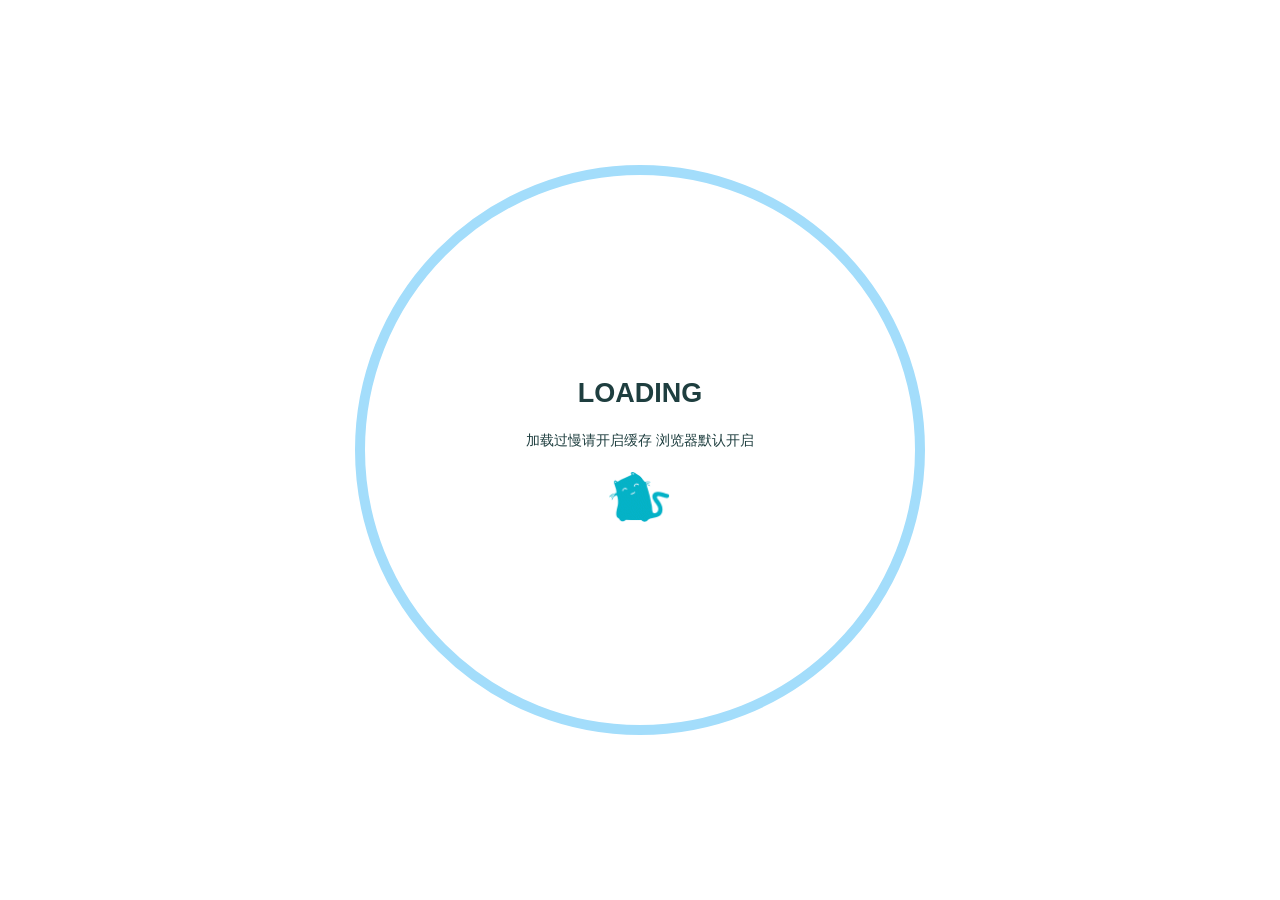
<file: archives/2025/index.html>
<!DOCTYPE html>
<html lang="zh">
<head>
    <meta charset="utf-8" />
    <title>Archives | Hexo</title>
    <meta name="author" content="John Doe" />
    <meta name="description" content="Hexo 博客" />
    <meta name="keywords" content="Hexo,博客" />
    <meta
        name="viewport"
        content="width=device-width, initial-scale=1.0, maximum-scale=1.0, user-scalable=0"
    />
    <link rel="icon" href="/images/avatar.jpg" />
    <link rel="preconnect" href="https://s4.zstatic.net" />
<script src="https://s4.zstatic.net/ajax/libs/vue/3.3.7/vue.global.prod.min.js"></script>
<link rel="stylesheet" href="https://s4.zstatic.net/ajax/libs/font-awesome/6.4.2/css/all.min.css" />
<link rel="preconnect" href="https://fonts.googleapis.cn" />
<link rel="preconnect" href="https://fonts.gstatic.cn" crossorigin />
<link
    rel="stylesheet"
    href="https://fonts.googleapis.cn/css2?family=Fira+Code:wght@400;500;600;700&family=Lexend:wght@400;500;600;700;800;900&family=Noto+Sans+SC:wght@400;500;600;700;800;900&display=swap"
/>
<script> const mixins = {}; </script>

<script src="https://polyfill.alicdn.com/v3/polyfill.min.js?features=default"></script>


<script src="https://s4.zstatic.net/ajax/libs/highlight.js/11.9.0/highlight.min.js"></script>
<script src="https://s4.zstatic.net/ajax/libs/highlightjs-line-numbers.js/2.8.0/highlightjs-line-numbers.min.js"></script>
<link
    rel="stylesheet"
    href="https://s4.zstatic.net/ajax/libs/highlight.js/11.9.0/styles/github.min.css"
/>
<script src="/js/lib/highlight.js"></script>



<script src="/js/lib/preview.js"></script>





<link rel="stylesheet" href="/css/main.css" />

<meta name="generator" content="Hexo 7.3.0"></head>
<body>
    <div id="layout">
        <transition name="fade">
            <div id="loading" v-show="loading">
                <div id="loading-circle">
                    <h2>LOADING</h2>
                    <p>加载过慢请开启缓存 浏览器默认开启</p>
                    <img src="/images/loading.gif" />
                </div>
            </div>
        </transition>
        <div id="menu" :class="{ hidden: hiddenMenu, 'menu-color': menuColor}">
    <nav id="desktop-menu">
        <a class="title" href="/">
            <span>HEXO</span>
        </a>
        
        <a href="/">
            <i class="fa-solid fa-house fa-fw"></i>
            <span>&ensp;Home</span>
        </a>
        
        <a href="/about">
            <i class="fa-solid fa-id-card fa-fw"></i>
            <span>&ensp;About</span>
        </a>
        
        <a href="/archives">
            <i class="fa-solid fa-box-archive fa-fw"></i>
            <span>&ensp;Archives</span>
        </a>
        
        <a href="/categories">
            <i class="fa-solid fa-bookmark fa-fw"></i>
            <span>&ensp;Categories</span>
        </a>
        
        <a href="/tags">
            <i class="fa-solid fa-tags fa-fw"></i>
            <span>&ensp;Tags</span>
        </a>
        
    </nav>
    <nav id="mobile-menu">
        <div class="title" @click="showMenuItems = !showMenuItems">
            <i class="fa-solid fa-bars fa-fw"></i>
            <span>&emsp;HEXO</span>
        </div>
        <transition name="slide">
            <div class="items" v-show="showMenuItems">
                
                <a href="/">
                    <div class="item">
                        <div style="min-width: 20px; max-width: 50px; width: 10%">
                            <i class="fa-solid fa-house fa-fw"></i>
                        </div>
                        <div style="min-width: 100px; max-width: 150%; width: 20%">Home</div>
                    </div>
                </a>
                
                <a href="/about">
                    <div class="item">
                        <div style="min-width: 20px; max-width: 50px; width: 10%">
                            <i class="fa-solid fa-id-card fa-fw"></i>
                        </div>
                        <div style="min-width: 100px; max-width: 150%; width: 20%">About</div>
                    </div>
                </a>
                
                <a href="/archives">
                    <div class="item">
                        <div style="min-width: 20px; max-width: 50px; width: 10%">
                            <i class="fa-solid fa-box-archive fa-fw"></i>
                        </div>
                        <div style="min-width: 100px; max-width: 150%; width: 20%">Archives</div>
                    </div>
                </a>
                
                <a href="/categories">
                    <div class="item">
                        <div style="min-width: 20px; max-width: 50px; width: 10%">
                            <i class="fa-solid fa-bookmark fa-fw"></i>
                        </div>
                        <div style="min-width: 100px; max-width: 150%; width: 20%">Categories</div>
                    </div>
                </a>
                
                <a href="/tags">
                    <div class="item">
                        <div style="min-width: 20px; max-width: 50px; width: 10%">
                            <i class="fa-solid fa-tags fa-fw"></i>
                        </div>
                        <div style="min-width: 100px; max-width: 150%; width: 20%">Tags</div>
                    </div>
                </a>
                
            </div>
        </transition>
    </nav>
</div>
<transition name="fade">
    <div id="menu-curtain" @click="showMenuItems = !showMenuItems" v-show="showMenuItems"></div>
</transition>

        <div id="main" :class="loading ? 'into-enter-from': 'into-enter-active'">
            
<div id="archives">
    
    <div id="timeline-wrap" ref="timeline">
        
        <div class="timeline" data-title="helloworld">
            <div class="timeline-tail"></div>
            <div class="timeline-content">
                <div class="item-time">2025/7/1</div>
                <a href="/2025/07/01/hello-world/">
                    <h3>Hello World</h3>
                </a>
                <div class="info">
                    
                    
                </div>
            </div>
        </div>
        
        <div class="timeline" data-title="superman">
            <div class="timeline-tail"></div>
            <div class="timeline-content">
                <div class="item-time">2025/7/1</div>
                <a href="/2025/07/01/superman/">
                    <h3>Superman</h3>
                </a>
                <div class="info">
                    
                    
                    <span class="tags">
                        <span class="icon">
                            <i class="fa-solid fa-tags fa-fw"></i>
                        </span>
                        
                        
                        <span class="tag">
                            
                            <a href="/tags/DC/" style="color: #ff7d73">
                                DC
                            </a>
                        </span>
                        
                    </span>
                    
                </div>
            </div>
        </div>
        
        <div class="timeline" data-title="ironman">
            <div class="timeline-tail"></div>
            <div class="timeline-content">
                <div class="item-time">2025/7/1</div>
                <a href="/2025/07/01/IronMan/">
                    <h3>IronMan</h3>
                </a>
                <div class="info">
                    
                    
                    <span class="tags">
                        <span class="icon">
                            <i class="fa-solid fa-tags fa-fw"></i>
                        </span>
                        
                        
                        <span class="tag">
                            
                            <a href="/tags/Marvel/" style="color: #ff7d73">
                                Marvel
                            </a>
                        </span>
                        
                        <span class="tag">
                            
                            <a href="/tags/Rich/" style="color: #03a9f4">
                                Rich
                            </a>
                        </span>
                        
                        <span class="tag">
                            
                            <a href="/tags/Tech/" style="color: #00bcd4">
                                Tech
                            </a>
                        </span>
                        
                    </span>
                    
                </div>
            </div>
        </div>
        
    </div>
</div>

            <footer id="footer">
    <div id="footer-wrap">
        <div>
            &copy;
            2022 - 2025 Hexo
            <span id="footer-icon">
                <i class="fa-solid fa-font-awesome fa-fw"></i>
            </span>
            &commat;John Doe
        </div>
        <div>
            Based on the <a target="_blank" rel="noopener" href="https://hexo.io">Hexo Engine</a> &amp;
            <a target="_blank" rel="noopener" href="https://github.com/theme-particlex/hexo-theme-particlex">ParticleX Theme</a>
        </div>
        
    </div>
</footer>

        </div>
        
        <transition name="fade">
            <div id="preview" ref="preview" v-show="previewShow">
                <img id="preview-content" ref="previewContent" />
            </div>
        </transition>
        
    </div>
    <script src="/js/main.js"></script>
    
</body>
</html>
</file>
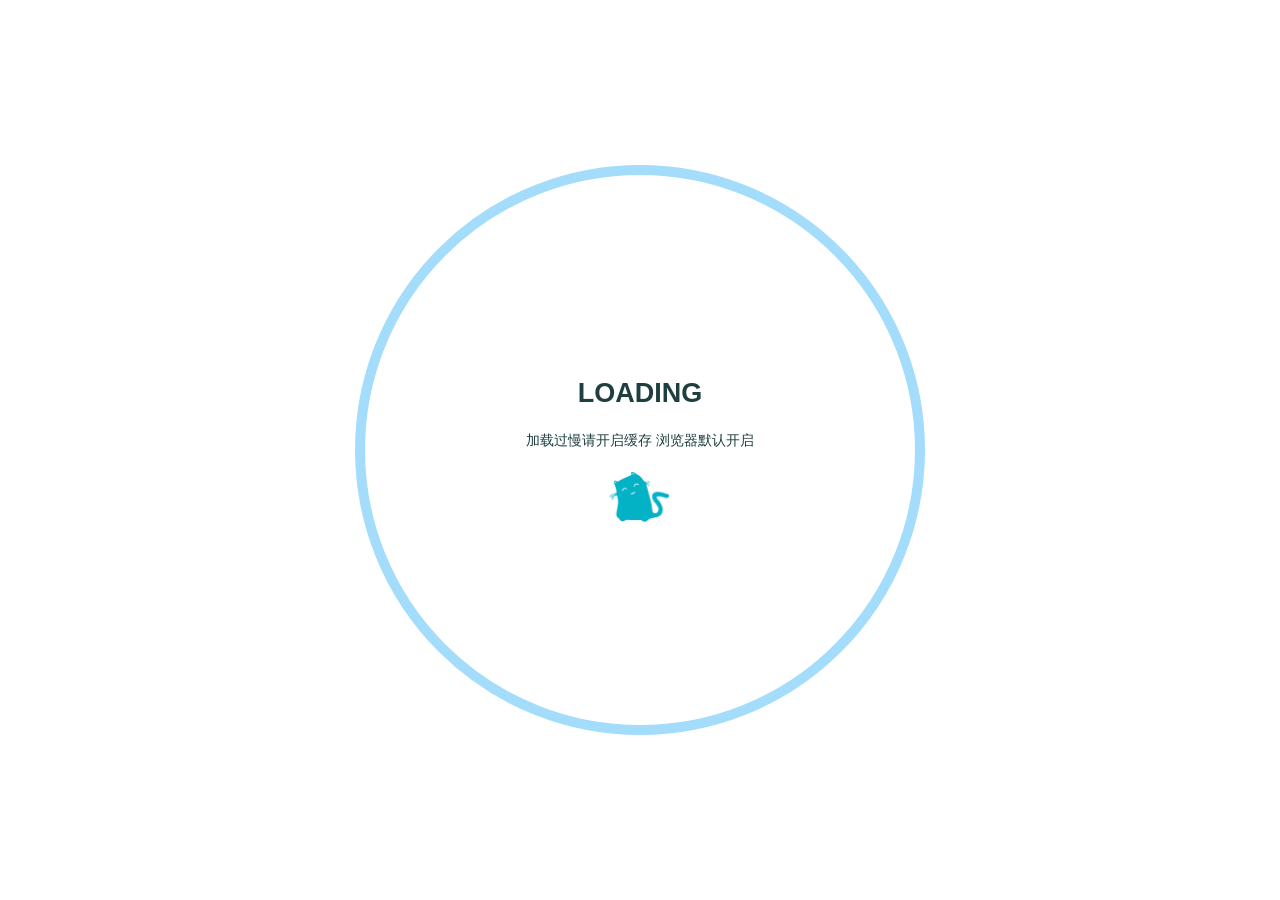
<file: Tags/DC/index.html>
<!DOCTYPE html>
<html lang="zh">
<head>
    <meta charset="utf-8" />
    <title>Tags: DC | Hexo</title>
    <meta name="author" content="John Doe" />
    <meta name="description" content="Hexo 博客" />
    <meta name="keywords" content="Hexo,博客" />
    <meta
        name="viewport"
        content="width=device-width, initial-scale=1.0, maximum-scale=1.0, user-scalable=0"
    />
    <link rel="icon" href="/images/avatar.jpg" />
    <link rel="preconnect" href="https://s4.zstatic.net" />
<script src="https://s4.zstatic.net/ajax/libs/vue/3.3.7/vue.global.prod.min.js"></script>
<link rel="stylesheet" href="https://s4.zstatic.net/ajax/libs/font-awesome/6.4.2/css/all.min.css" />
<link rel="preconnect" href="https://fonts.googleapis.cn" />
<link rel="preconnect" href="https://fonts.gstatic.cn" crossorigin />
<link
    rel="stylesheet"
    href="https://fonts.googleapis.cn/css2?family=Fira+Code:wght@400;500;600;700&family=Lexend:wght@400;500;600;700;800;900&family=Noto+Sans+SC:wght@400;500;600;700;800;900&display=swap"
/>
<script> const mixins = {}; </script>

<script src="https://polyfill.alicdn.com/v3/polyfill.min.js?features=default"></script>


<script src="https://s4.zstatic.net/ajax/libs/highlight.js/11.9.0/highlight.min.js"></script>
<script src="https://s4.zstatic.net/ajax/libs/highlightjs-line-numbers.js/2.8.0/highlightjs-line-numbers.min.js"></script>
<link
    rel="stylesheet"
    href="https://s4.zstatic.net/ajax/libs/highlight.js/11.9.0/styles/github.min.css"
/>
<script src="/js/lib/highlight.js"></script>



<script src="/js/lib/preview.js"></script>





<link rel="stylesheet" href="/css/main.css" />

<meta name="generator" content="Hexo 7.3.0"></head>
<body>
    <div id="layout">
        <transition name="fade">
            <div id="loading" v-show="loading">
                <div id="loading-circle">
                    <h2>LOADING</h2>
                    <p>加载过慢请开启缓存 浏览器默认开启</p>
                    <img src="/images/loading.gif" />
                </div>
            </div>
        </transition>
        <div id="menu" :class="{ hidden: hiddenMenu, 'menu-color': menuColor}">
    <nav id="desktop-menu">
        <a class="title" href="/">
            <span>HEXO</span>
        </a>
        
        <a href="/">
            <i class="fa-solid fa-house fa-fw"></i>
            <span>&ensp;Home</span>
        </a>
        
        <a href="/about">
            <i class="fa-solid fa-id-card fa-fw"></i>
            <span>&ensp;About</span>
        </a>
        
        <a href="/archives">
            <i class="fa-solid fa-box-archive fa-fw"></i>
            <span>&ensp;Archives</span>
        </a>
        
        <a href="/categories">
            <i class="fa-solid fa-bookmark fa-fw"></i>
            <span>&ensp;Categories</span>
        </a>
        
        <a href="/tags">
            <i class="fa-solid fa-tags fa-fw"></i>
            <span>&ensp;Tags</span>
        </a>
        
    </nav>
    <nav id="mobile-menu">
        <div class="title" @click="showMenuItems = !showMenuItems">
            <i class="fa-solid fa-bars fa-fw"></i>
            <span>&emsp;HEXO</span>
        </div>
        <transition name="slide">
            <div class="items" v-show="showMenuItems">
                
                <a href="/">
                    <div class="item">
                        <div style="min-width: 20px; max-width: 50px; width: 10%">
                            <i class="fa-solid fa-house fa-fw"></i>
                        </div>
                        <div style="min-width: 100px; max-width: 150%; width: 20%">Home</div>
                    </div>
                </a>
                
                <a href="/about">
                    <div class="item">
                        <div style="min-width: 20px; max-width: 50px; width: 10%">
                            <i class="fa-solid fa-id-card fa-fw"></i>
                        </div>
                        <div style="min-width: 100px; max-width: 150%; width: 20%">About</div>
                    </div>
                </a>
                
                <a href="/archives">
                    <div class="item">
                        <div style="min-width: 20px; max-width: 50px; width: 10%">
                            <i class="fa-solid fa-box-archive fa-fw"></i>
                        </div>
                        <div style="min-width: 100px; max-width: 150%; width: 20%">Archives</div>
                    </div>
                </a>
                
                <a href="/categories">
                    <div class="item">
                        <div style="min-width: 20px; max-width: 50px; width: 10%">
                            <i class="fa-solid fa-bookmark fa-fw"></i>
                        </div>
                        <div style="min-width: 100px; max-width: 150%; width: 20%">Categories</div>
                    </div>
                </a>
                
                <a href="/tags">
                    <div class="item">
                        <div style="min-width: 20px; max-width: 50px; width: 10%">
                            <i class="fa-solid fa-tags fa-fw"></i>
                        </div>
                        <div style="min-width: 100px; max-width: 150%; width: 20%">Tags</div>
                    </div>
                </a>
                
            </div>
        </transition>
    </nav>
</div>
<transition name="fade">
    <div id="menu-curtain" @click="showMenuItems = !showMenuItems" v-show="showMenuItems"></div>
</transition>

        <div id="main" :class="loading ? 'into-enter-from': 'into-enter-active'">
            <div id="archives">
    
    <div class="categories-tags">
        
        
        
        <span>
            <a href="/tags/Marvel/" style="background: #ff7d73">
                <span class="icon">
                    <i class="fa-solid fa-tags fa-fw"></i>
                </span>
                Marvel
            </a>
        </span>
        
        
        
        <span>
            <a href="/tags/Rich/" style="background: #00a596">
                <span class="icon">
                    <i class="fa-solid fa-tags fa-fw"></i>
                </span>
                Rich
            </a>
        </span>
        
        
        
        <span>
            <a href="/tags/Tech/" style="background: #03a9f4">
                <span class="icon">
                    <i class="fa-solid fa-tags fa-fw"></i>
                </span>
                Tech
            </a>
        </span>
        
        
        
        <span>
            <a href="/tags/DC/" style="background: linear-gradient(120deg, #9abbf7 0%, #ffbbf4 100%)">
                <span class="icon">
                    <i class="fa-solid fa-tags fa-fw"></i>
                </span>
                DC
            </a>
        </span>
        
        
        
        
    </div>
    
    
    
    
    <div class="timeline">
        <div class="timeline-tail"></div>
        <div class="timeline-content">
            <div class="item-time">2025/7/1</div>
            <a href="/2025/07/01/superman/">
                <h3>Superman</h3>
            </a>
            <div class="info">
                
                
                <span class="tags">
                    <span class="icon">
                        <i class="fa-solid fa-tags fa-fw"></i>
                    </span>
                    
                    
                    <span class="tag">
                        
                        <a href="/tags/DC/" style="color: #03a9f4">
                            DC
                        </a>
                    </span>
                    
                </span>
                
            </div>
        </div>
    </div>
    
</div>

            <footer id="footer">
    <div id="footer-wrap">
        <div>
            &copy;
            2022 - 2025 Hexo
            <span id="footer-icon">
                <i class="fa-solid fa-font-awesome fa-fw"></i>
            </span>
            &commat;John Doe
        </div>
        <div>
            Based on the <a target="_blank" rel="noopener" href="https://hexo.io">Hexo Engine</a> &amp;
            <a target="_blank" rel="noopener" href="https://github.com/theme-particlex/hexo-theme-particlex">ParticleX Theme</a>
        </div>
        
    </div>
</footer>

        </div>
        
        <transition name="fade">
            <div id="preview" ref="preview" v-show="previewShow">
                <img id="preview-content" ref="previewContent" />
            </div>
        </transition>
        
    </div>
    <script src="/js/main.js"></script>
    
</body>
</html>
</file>
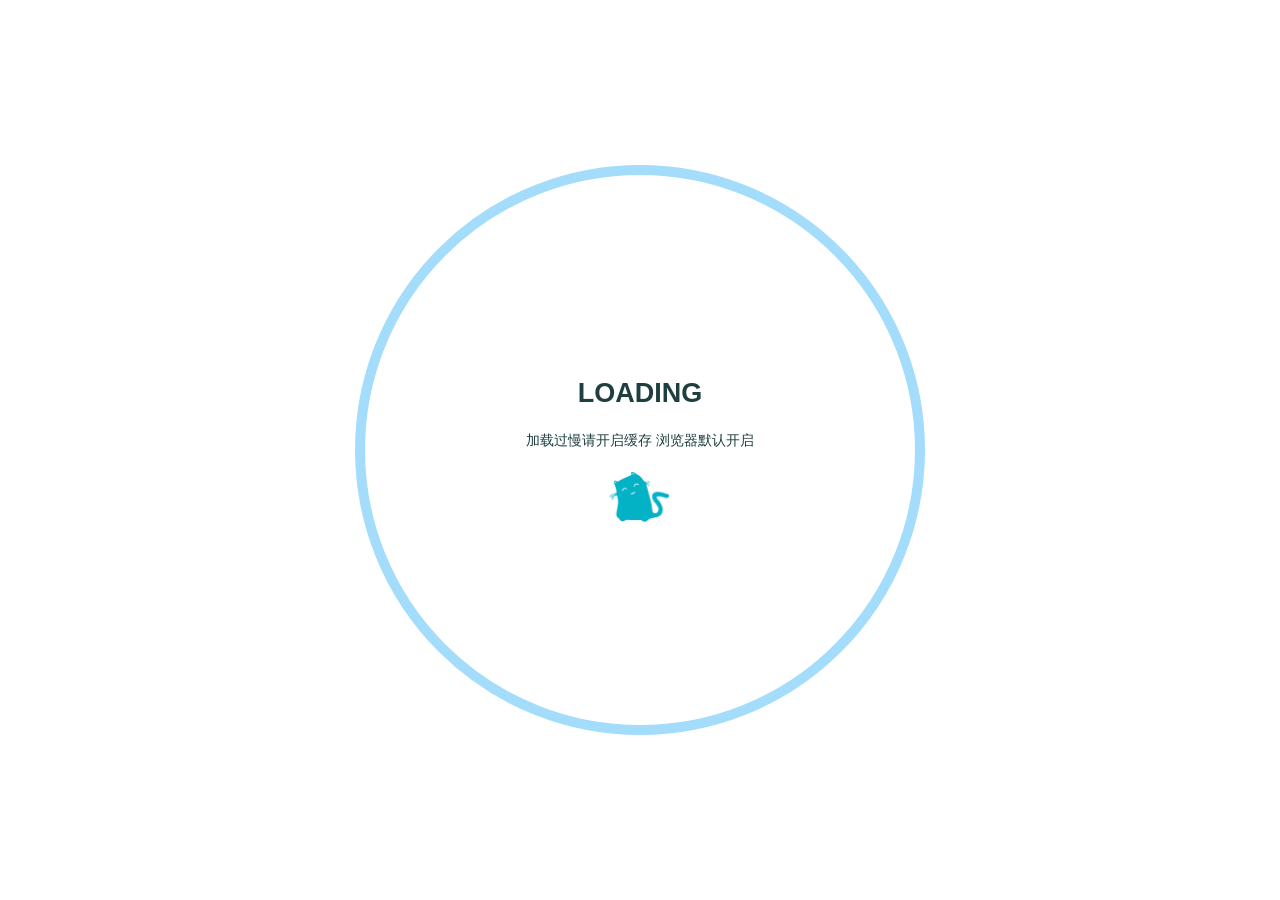
<file: Tags/Marvel/index.html>
<!DOCTYPE html>
<html lang="zh">
<head>
    <meta charset="utf-8" />
    <title>Tags: Marvel | Hexo</title>
    <meta name="author" content="John Doe" />
    <meta name="description" content="Hexo 博客" />
    <meta name="keywords" content="Hexo,博客" />
    <meta
        name="viewport"
        content="width=device-width, initial-scale=1.0, maximum-scale=1.0, user-scalable=0"
    />
    <link rel="icon" href="/images/avatar.jpg" />
    <link rel="preconnect" href="https://s4.zstatic.net" />
<script src="https://s4.zstatic.net/ajax/libs/vue/3.3.7/vue.global.prod.min.js"></script>
<link rel="stylesheet" href="https://s4.zstatic.net/ajax/libs/font-awesome/6.4.2/css/all.min.css" />
<link rel="preconnect" href="https://fonts.googleapis.cn" />
<link rel="preconnect" href="https://fonts.gstatic.cn" crossorigin />
<link
    rel="stylesheet"
    href="https://fonts.googleapis.cn/css2?family=Fira+Code:wght@400;500;600;700&family=Lexend:wght@400;500;600;700;800;900&family=Noto+Sans+SC:wght@400;500;600;700;800;900&display=swap"
/>
<script> const mixins = {}; </script>

<script src="https://polyfill.alicdn.com/v3/polyfill.min.js?features=default"></script>


<script src="https://s4.zstatic.net/ajax/libs/highlight.js/11.9.0/highlight.min.js"></script>
<script src="https://s4.zstatic.net/ajax/libs/highlightjs-line-numbers.js/2.8.0/highlightjs-line-numbers.min.js"></script>
<link
    rel="stylesheet"
    href="https://s4.zstatic.net/ajax/libs/highlight.js/11.9.0/styles/github.min.css"
/>
<script src="/js/lib/highlight.js"></script>



<script src="/js/lib/preview.js"></script>





<link rel="stylesheet" href="/css/main.css" />

<meta name="generator" content="Hexo 7.3.0"></head>
<body>
    <div id="layout">
        <transition name="fade">
            <div id="loading" v-show="loading">
                <div id="loading-circle">
                    <h2>LOADING</h2>
                    <p>加载过慢请开启缓存 浏览器默认开启</p>
                    <img src="/images/loading.gif" />
                </div>
            </div>
        </transition>
        <div id="menu" :class="{ hidden: hiddenMenu, 'menu-color': menuColor}">
    <nav id="desktop-menu">
        <a class="title" href="/">
            <span>HEXO</span>
        </a>
        
        <a href="/">
            <i class="fa-solid fa-house fa-fw"></i>
            <span>&ensp;Home</span>
        </a>
        
        <a href="/about">
            <i class="fa-solid fa-id-card fa-fw"></i>
            <span>&ensp;About</span>
        </a>
        
        <a href="/archives">
            <i class="fa-solid fa-box-archive fa-fw"></i>
            <span>&ensp;Archives</span>
        </a>
        
        <a href="/categories">
            <i class="fa-solid fa-bookmark fa-fw"></i>
            <span>&ensp;Categories</span>
        </a>
        
        <a href="/tags">
            <i class="fa-solid fa-tags fa-fw"></i>
            <span>&ensp;Tags</span>
        </a>
        
    </nav>
    <nav id="mobile-menu">
        <div class="title" @click="showMenuItems = !showMenuItems">
            <i class="fa-solid fa-bars fa-fw"></i>
            <span>&emsp;HEXO</span>
        </div>
        <transition name="slide">
            <div class="items" v-show="showMenuItems">
                
                <a href="/">
                    <div class="item">
                        <div style="min-width: 20px; max-width: 50px; width: 10%">
                            <i class="fa-solid fa-house fa-fw"></i>
                        </div>
                        <div style="min-width: 100px; max-width: 150%; width: 20%">Home</div>
                    </div>
                </a>
                
                <a href="/about">
                    <div class="item">
                        <div style="min-width: 20px; max-width: 50px; width: 10%">
                            <i class="fa-solid fa-id-card fa-fw"></i>
                        </div>
                        <div style="min-width: 100px; max-width: 150%; width: 20%">About</div>
                    </div>
                </a>
                
                <a href="/archives">
                    <div class="item">
                        <div style="min-width: 20px; max-width: 50px; width: 10%">
                            <i class="fa-solid fa-box-archive fa-fw"></i>
                        </div>
                        <div style="min-width: 100px; max-width: 150%; width: 20%">Archives</div>
                    </div>
                </a>
                
                <a href="/categories">
                    <div class="item">
                        <div style="min-width: 20px; max-width: 50px; width: 10%">
                            <i class="fa-solid fa-bookmark fa-fw"></i>
                        </div>
                        <div style="min-width: 100px; max-width: 150%; width: 20%">Categories</div>
                    </div>
                </a>
                
                <a href="/tags">
                    <div class="item">
                        <div style="min-width: 20px; max-width: 50px; width: 10%">
                            <i class="fa-solid fa-tags fa-fw"></i>
                        </div>
                        <div style="min-width: 100px; max-width: 150%; width: 20%">Tags</div>
                    </div>
                </a>
                
            </div>
        </transition>
    </nav>
</div>
<transition name="fade">
    <div id="menu-curtain" @click="showMenuItems = !showMenuItems" v-show="showMenuItems"></div>
</transition>

        <div id="main" :class="loading ? 'into-enter-from': 'into-enter-active'">
            <div id="archives">
    
    <div class="categories-tags">
        
        
        
        <span>
            <a href="/tags/Marvel/" style="background: linear-gradient(120deg, #9abbf7 0%, #ffbbf4 100%)">
                <span class="icon">
                    <i class="fa-solid fa-tags fa-fw"></i>
                </span>
                Marvel
            </a>
        </span>
        
        
        
        
        
        <span>
            <a href="/tags/Rich/" style="background: #00bcd4">
                <span class="icon">
                    <i class="fa-solid fa-tags fa-fw"></i>
                </span>
                Rich
            </a>
        </span>
        
        
        
        <span>
            <a href="/tags/Tech/" style="background: #00a596">
                <span class="icon">
                    <i class="fa-solid fa-tags fa-fw"></i>
                </span>
                Tech
            </a>
        </span>
        
        
        
        <span>
            <a href="/tags/DC/" style="background: #ff7d73">
                <span class="icon">
                    <i class="fa-solid fa-tags fa-fw"></i>
                </span>
                DC
            </a>
        </span>
        
        
    </div>
    
    
    
    
    <div class="timeline">
        <div class="timeline-tail"></div>
        <div class="timeline-content">
            <div class="item-time">2025/7/1</div>
            <a href="/2025/07/01/IronMan/">
                <h3>IronMan</h3>
            </a>
            <div class="info">
                
                
                <span class="tags">
                    <span class="icon">
                        <i class="fa-solid fa-tags fa-fw"></i>
                    </span>
                    
                    
                    <span class="tag">
                        
                        <a href="/tags/Marvel/" style="color: #00bcd4">
                            Marvel
                        </a>
                    </span>
                    
                    <span class="tag">
                        
                        <a href="/tags/Rich/" style="color: #ffa2c4">
                            Rich
                        </a>
                    </span>
                    
                    <span class="tag">
                        
                        <a href="/tags/Tech/" style="color: #03a9f4">
                            Tech
                        </a>
                    </span>
                    
                </span>
                
            </div>
        </div>
    </div>
    
</div>

            <footer id="footer">
    <div id="footer-wrap">
        <div>
            &copy;
            2022 - 2025 Hexo
            <span id="footer-icon">
                <i class="fa-solid fa-font-awesome fa-fw"></i>
            </span>
            &commat;John Doe
        </div>
        <div>
            Based on the <a target="_blank" rel="noopener" href="https://hexo.io">Hexo Engine</a> &amp;
            <a target="_blank" rel="noopener" href="https://github.com/theme-particlex/hexo-theme-particlex">ParticleX Theme</a>
        </div>
        
    </div>
</footer>

        </div>
        
        <transition name="fade">
            <div id="preview" ref="preview" v-show="previewShow">
                <img id="preview-content" ref="previewContent" />
            </div>
        </transition>
        
    </div>
    <script src="/js/main.js"></script>
    
</body>
</html>
</file>
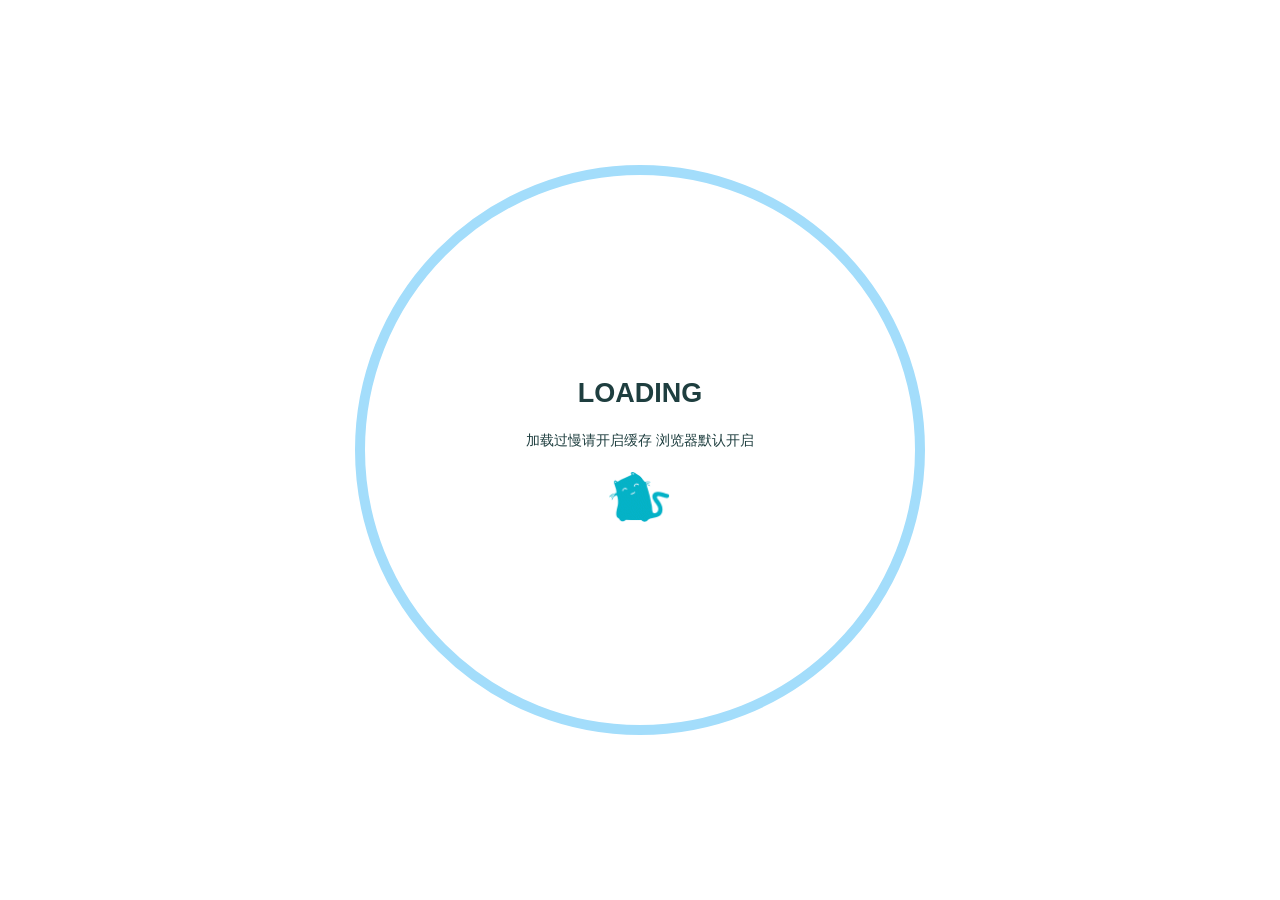
<file: Tags/Rich/index.html>
<!DOCTYPE html>
<html lang="zh">
<head>
    <meta charset="utf-8" />
    <title>Tags: Rich | Hexo</title>
    <meta name="author" content="John Doe" />
    <meta name="description" content="Hexo 博客" />
    <meta name="keywords" content="Hexo,博客" />
    <meta
        name="viewport"
        content="width=device-width, initial-scale=1.0, maximum-scale=1.0, user-scalable=0"
    />
    <link rel="icon" href="/images/avatar.jpg" />
    <link rel="preconnect" href="https://s4.zstatic.net" />
<script src="https://s4.zstatic.net/ajax/libs/vue/3.3.7/vue.global.prod.min.js"></script>
<link rel="stylesheet" href="https://s4.zstatic.net/ajax/libs/font-awesome/6.4.2/css/all.min.css" />
<link rel="preconnect" href="https://fonts.googleapis.cn" />
<link rel="preconnect" href="https://fonts.gstatic.cn" crossorigin />
<link
    rel="stylesheet"
    href="https://fonts.googleapis.cn/css2?family=Fira+Code:wght@400;500;600;700&family=Lexend:wght@400;500;600;700;800;900&family=Noto+Sans+SC:wght@400;500;600;700;800;900&display=swap"
/>
<script> const mixins = {}; </script>

<script src="https://polyfill.alicdn.com/v3/polyfill.min.js?features=default"></script>


<script src="https://s4.zstatic.net/ajax/libs/highlight.js/11.9.0/highlight.min.js"></script>
<script src="https://s4.zstatic.net/ajax/libs/highlightjs-line-numbers.js/2.8.0/highlightjs-line-numbers.min.js"></script>
<link
    rel="stylesheet"
    href="https://s4.zstatic.net/ajax/libs/highlight.js/11.9.0/styles/github.min.css"
/>
<script src="/js/lib/highlight.js"></script>



<script src="/js/lib/preview.js"></script>





<link rel="stylesheet" href="/css/main.css" />

<meta name="generator" content="Hexo 7.3.0"></head>
<body>
    <div id="layout">
        <transition name="fade">
            <div id="loading" v-show="loading">
                <div id="loading-circle">
                    <h2>LOADING</h2>
                    <p>加载过慢请开启缓存 浏览器默认开启</p>
                    <img src="/images/loading.gif" />
                </div>
            </div>
        </transition>
        <div id="menu" :class="{ hidden: hiddenMenu, 'menu-color': menuColor}">
    <nav id="desktop-menu">
        <a class="title" href="/">
            <span>HEXO</span>
        </a>
        
        <a href="/">
            <i class="fa-solid fa-house fa-fw"></i>
            <span>&ensp;Home</span>
        </a>
        
        <a href="/about">
            <i class="fa-solid fa-id-card fa-fw"></i>
            <span>&ensp;About</span>
        </a>
        
        <a href="/archives">
            <i class="fa-solid fa-box-archive fa-fw"></i>
            <span>&ensp;Archives</span>
        </a>
        
        <a href="/categories">
            <i class="fa-solid fa-bookmark fa-fw"></i>
            <span>&ensp;Categories</span>
        </a>
        
        <a href="/tags">
            <i class="fa-solid fa-tags fa-fw"></i>
            <span>&ensp;Tags</span>
        </a>
        
    </nav>
    <nav id="mobile-menu">
        <div class="title" @click="showMenuItems = !showMenuItems">
            <i class="fa-solid fa-bars fa-fw"></i>
            <span>&emsp;HEXO</span>
        </div>
        <transition name="slide">
            <div class="items" v-show="showMenuItems">
                
                <a href="/">
                    <div class="item">
                        <div style="min-width: 20px; max-width: 50px; width: 10%">
                            <i class="fa-solid fa-house fa-fw"></i>
                        </div>
                        <div style="min-width: 100px; max-width: 150%; width: 20%">Home</div>
                    </div>
                </a>
                
                <a href="/about">
                    <div class="item">
                        <div style="min-width: 20px; max-width: 50px; width: 10%">
                            <i class="fa-solid fa-id-card fa-fw"></i>
                        </div>
                        <div style="min-width: 100px; max-width: 150%; width: 20%">About</div>
                    </div>
                </a>
                
                <a href="/archives">
                    <div class="item">
                        <div style="min-width: 20px; max-width: 50px; width: 10%">
                            <i class="fa-solid fa-box-archive fa-fw"></i>
                        </div>
                        <div style="min-width: 100px; max-width: 150%; width: 20%">Archives</div>
                    </div>
                </a>
                
                <a href="/categories">
                    <div class="item">
                        <div style="min-width: 20px; max-width: 50px; width: 10%">
                            <i class="fa-solid fa-bookmark fa-fw"></i>
                        </div>
                        <div style="min-width: 100px; max-width: 150%; width: 20%">Categories</div>
                    </div>
                </a>
                
                <a href="/tags">
                    <div class="item">
                        <div style="min-width: 20px; max-width: 50px; width: 10%">
                            <i class="fa-solid fa-tags fa-fw"></i>
                        </div>
                        <div style="min-width: 100px; max-width: 150%; width: 20%">Tags</div>
                    </div>
                </a>
                
            </div>
        </transition>
    </nav>
</div>
<transition name="fade">
    <div id="menu-curtain" @click="showMenuItems = !showMenuItems" v-show="showMenuItems"></div>
</transition>

        <div id="main" :class="loading ? 'into-enter-from': 'into-enter-active'">
            <div id="archives">
    
    <div class="categories-tags">
        
        
        
        <span>
            <a href="/tags/Marvel/" style="background: #00a596">
                <span class="icon">
                    <i class="fa-solid fa-tags fa-fw"></i>
                </span>
                Marvel
            </a>
        </span>
        
        
        
        <span>
            <a href="/tags/Rich/" style="background: linear-gradient(120deg, #9abbf7 0%, #ffbbf4 100%)">
                <span class="icon">
                    <i class="fa-solid fa-tags fa-fw"></i>
                </span>
                Rich
            </a>
        </span>
        
        
        
        
        
        <span>
            <a href="/tags/Tech/" style="background: #03a9f4">
                <span class="icon">
                    <i class="fa-solid fa-tags fa-fw"></i>
                </span>
                Tech
            </a>
        </span>
        
        
        
        <span>
            <a href="/tags/DC/" style="background: #00bcd4">
                <span class="icon">
                    <i class="fa-solid fa-tags fa-fw"></i>
                </span>
                DC
            </a>
        </span>
        
        
    </div>
    
    
    
    
    <div class="timeline">
        <div class="timeline-tail"></div>
        <div class="timeline-content">
            <div class="item-time">2025/7/1</div>
            <a href="/2025/07/01/IronMan/">
                <h3>IronMan</h3>
            </a>
            <div class="info">
                
                
                <span class="tags">
                    <span class="icon">
                        <i class="fa-solid fa-tags fa-fw"></i>
                    </span>
                    
                    
                    <span class="tag">
                        
                        <a href="/tags/Marvel/" style="color: #ffa2c4">
                            Marvel
                        </a>
                    </span>
                    
                    <span class="tag">
                        
                        <a href="/tags/Rich/" style="color: #00bcd4">
                            Rich
                        </a>
                    </span>
                    
                    <span class="tag">
                        
                        <a href="/tags/Tech/" style="color: #00a596">
                            Tech
                        </a>
                    </span>
                    
                </span>
                
            </div>
        </div>
    </div>
    
</div>

            <footer id="footer">
    <div id="footer-wrap">
        <div>
            &copy;
            2022 - 2025 Hexo
            <span id="footer-icon">
                <i class="fa-solid fa-font-awesome fa-fw"></i>
            </span>
            &commat;John Doe
        </div>
        <div>
            Based on the <a target="_blank" rel="noopener" href="https://hexo.io">Hexo Engine</a> &amp;
            <a target="_blank" rel="noopener" href="https://github.com/theme-particlex/hexo-theme-particlex">ParticleX Theme</a>
        </div>
        
    </div>
</footer>

        </div>
        
        <transition name="fade">
            <div id="preview" ref="preview" v-show="previewShow">
                <img id="preview-content" ref="previewContent" />
            </div>
        </transition>
        
    </div>
    <script src="/js/main.js"></script>
    
</body>
</html>
</file>
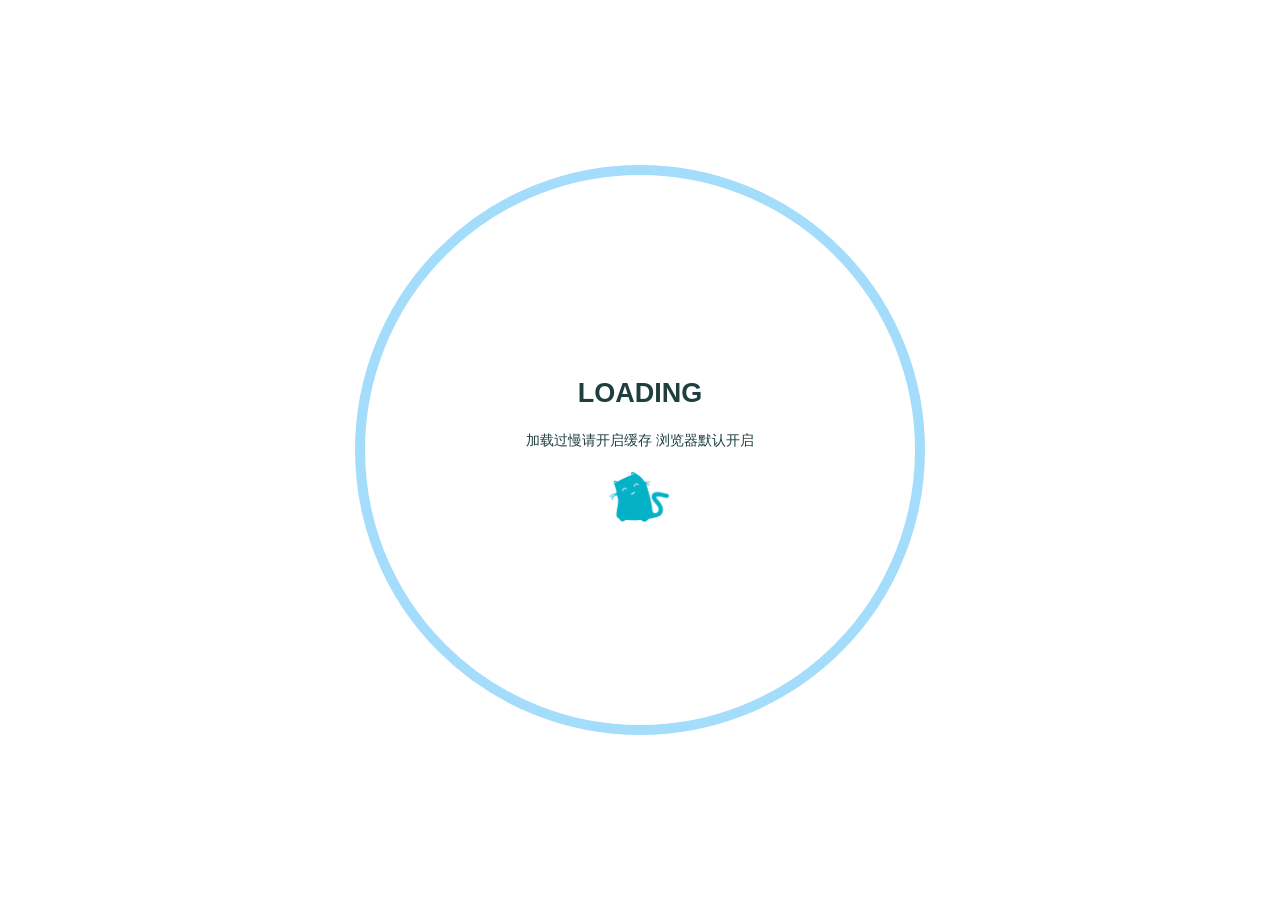
<file: Tags/Tech/index.html>
<!DOCTYPE html>
<html lang="zh">
<head>
    <meta charset="utf-8" />
    <title>Tags: Tech | Hexo</title>
    <meta name="author" content="John Doe" />
    <meta name="description" content="Hexo 博客" />
    <meta name="keywords" content="Hexo,博客" />
    <meta
        name="viewport"
        content="width=device-width, initial-scale=1.0, maximum-scale=1.0, user-scalable=0"
    />
    <link rel="icon" href="/images/avatar.jpg" />
    <link rel="preconnect" href="https://s4.zstatic.net" />
<script src="https://s4.zstatic.net/ajax/libs/vue/3.3.7/vue.global.prod.min.js"></script>
<link rel="stylesheet" href="https://s4.zstatic.net/ajax/libs/font-awesome/6.4.2/css/all.min.css" />
<link rel="preconnect" href="https://fonts.googleapis.cn" />
<link rel="preconnect" href="https://fonts.gstatic.cn" crossorigin />
<link
    rel="stylesheet"
    href="https://fonts.googleapis.cn/css2?family=Fira+Code:wght@400;500;600;700&family=Lexend:wght@400;500;600;700;800;900&family=Noto+Sans+SC:wght@400;500;600;700;800;900&display=swap"
/>
<script> const mixins = {}; </script>

<script src="https://polyfill.alicdn.com/v3/polyfill.min.js?features=default"></script>


<script src="https://s4.zstatic.net/ajax/libs/highlight.js/11.9.0/highlight.min.js"></script>
<script src="https://s4.zstatic.net/ajax/libs/highlightjs-line-numbers.js/2.8.0/highlightjs-line-numbers.min.js"></script>
<link
    rel="stylesheet"
    href="https://s4.zstatic.net/ajax/libs/highlight.js/11.9.0/styles/github.min.css"
/>
<script src="/js/lib/highlight.js"></script>



<script src="/js/lib/preview.js"></script>





<link rel="stylesheet" href="/css/main.css" />

<meta name="generator" content="Hexo 7.3.0"></head>
<body>
    <div id="layout">
        <transition name="fade">
            <div id="loading" v-show="loading">
                <div id="loading-circle">
                    <h2>LOADING</h2>
                    <p>加载过慢请开启缓存 浏览器默认开启</p>
                    <img src="/images/loading.gif" />
                </div>
            </div>
        </transition>
        <div id="menu" :class="{ hidden: hiddenMenu, 'menu-color': menuColor}">
    <nav id="desktop-menu">
        <a class="title" href="/">
            <span>HEXO</span>
        </a>
        
        <a href="/">
            <i class="fa-solid fa-house fa-fw"></i>
            <span>&ensp;Home</span>
        </a>
        
        <a href="/about">
            <i class="fa-solid fa-id-card fa-fw"></i>
            <span>&ensp;About</span>
        </a>
        
        <a href="/archives">
            <i class="fa-solid fa-box-archive fa-fw"></i>
            <span>&ensp;Archives</span>
        </a>
        
        <a href="/categories">
            <i class="fa-solid fa-bookmark fa-fw"></i>
            <span>&ensp;Categories</span>
        </a>
        
        <a href="/tags">
            <i class="fa-solid fa-tags fa-fw"></i>
            <span>&ensp;Tags</span>
        </a>
        
    </nav>
    <nav id="mobile-menu">
        <div class="title" @click="showMenuItems = !showMenuItems">
            <i class="fa-solid fa-bars fa-fw"></i>
            <span>&emsp;HEXO</span>
        </div>
        <transition name="slide">
            <div class="items" v-show="showMenuItems">
                
                <a href="/">
                    <div class="item">
                        <div style="min-width: 20px; max-width: 50px; width: 10%">
                            <i class="fa-solid fa-house fa-fw"></i>
                        </div>
                        <div style="min-width: 100px; max-width: 150%; width: 20%">Home</div>
                    </div>
                </a>
                
                <a href="/about">
                    <div class="item">
                        <div style="min-width: 20px; max-width: 50px; width: 10%">
                            <i class="fa-solid fa-id-card fa-fw"></i>
                        </div>
                        <div style="min-width: 100px; max-width: 150%; width: 20%">About</div>
                    </div>
                </a>
                
                <a href="/archives">
                    <div class="item">
                        <div style="min-width: 20px; max-width: 50px; width: 10%">
                            <i class="fa-solid fa-box-archive fa-fw"></i>
                        </div>
                        <div style="min-width: 100px; max-width: 150%; width: 20%">Archives</div>
                    </div>
                </a>
                
                <a href="/categories">
                    <div class="item">
                        <div style="min-width: 20px; max-width: 50px; width: 10%">
                            <i class="fa-solid fa-bookmark fa-fw"></i>
                        </div>
                        <div style="min-width: 100px; max-width: 150%; width: 20%">Categories</div>
                    </div>
                </a>
                
                <a href="/tags">
                    <div class="item">
                        <div style="min-width: 20px; max-width: 50px; width: 10%">
                            <i class="fa-solid fa-tags fa-fw"></i>
                        </div>
                        <div style="min-width: 100px; max-width: 150%; width: 20%">Tags</div>
                    </div>
                </a>
                
            </div>
        </transition>
    </nav>
</div>
<transition name="fade">
    <div id="menu-curtain" @click="showMenuItems = !showMenuItems" v-show="showMenuItems"></div>
</transition>

        <div id="main" :class="loading ? 'into-enter-from': 'into-enter-active'">
            <div id="archives">
    
    <div class="categories-tags">
        
        
        
        <span>
            <a href="/tags/Marvel/" style="background: #00a596">
                <span class="icon">
                    <i class="fa-solid fa-tags fa-fw"></i>
                </span>
                Marvel
            </a>
        </span>
        
        
        
        <span>
            <a href="/tags/Rich/" style="background: #00bcd4">
                <span class="icon">
                    <i class="fa-solid fa-tags fa-fw"></i>
                </span>
                Rich
            </a>
        </span>
        
        
        
        <span>
            <a href="/tags/Tech/" style="background: linear-gradient(120deg, #9abbf7 0%, #ffbbf4 100%)">
                <span class="icon">
                    <i class="fa-solid fa-tags fa-fw"></i>
                </span>
                Tech
            </a>
        </span>
        
        
        
        
        
        <span>
            <a href="/tags/DC/" style="background: #03a9f4">
                <span class="icon">
                    <i class="fa-solid fa-tags fa-fw"></i>
                </span>
                DC
            </a>
        </span>
        
        
    </div>
    
    
    
    
    <div class="timeline">
        <div class="timeline-tail"></div>
        <div class="timeline-content">
            <div class="item-time">2025/7/1</div>
            <a href="/2025/07/01/IronMan/">
                <h3>IronMan</h3>
            </a>
            <div class="info">
                
                
                <span class="tags">
                    <span class="icon">
                        <i class="fa-solid fa-tags fa-fw"></i>
                    </span>
                    
                    
                    <span class="tag">
                        
                        <a href="/tags/Marvel/" style="color: #00bcd4">
                            Marvel
                        </a>
                    </span>
                    
                    <span class="tag">
                        
                        <a href="/tags/Rich/" style="color: #03a9f4">
                            Rich
                        </a>
                    </span>
                    
                    <span class="tag">
                        
                        <a href="/tags/Tech/" style="color: #ff7d73">
                            Tech
                        </a>
                    </span>
                    
                </span>
                
            </div>
        </div>
    </div>
    
</div>

            <footer id="footer">
    <div id="footer-wrap">
        <div>
            &copy;
            2022 - 2025 Hexo
            <span id="footer-icon">
                <i class="fa-solid fa-font-awesome fa-fw"></i>
            </span>
            &commat;John Doe
        </div>
        <div>
            Based on the <a target="_blank" rel="noopener" href="https://hexo.io">Hexo Engine</a> &amp;
            <a target="_blank" rel="noopener" href="https://github.com/theme-particlex/hexo-theme-particlex">ParticleX Theme</a>
        </div>
        
    </div>
</footer>

        </div>
        
        <transition name="fade">
            <div id="preview" ref="preview" v-show="previewShow">
                <img id="preview-content" ref="previewContent" />
            </div>
        </transition>
        
    </div>
    <script src="/js/main.js"></script>
    
</body>
</html>
</file>
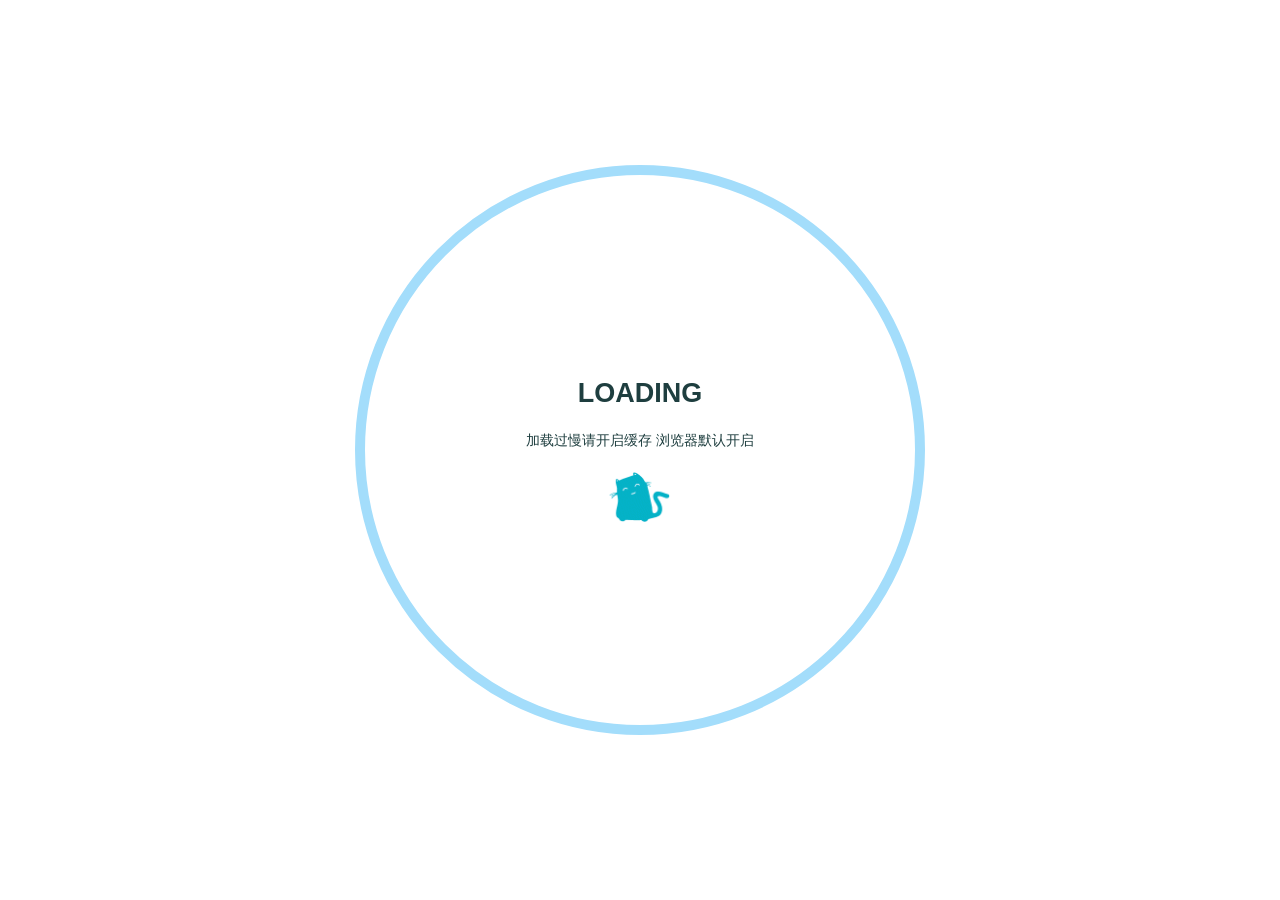
<file: archives/2025/07/index.html>
<!DOCTYPE html>
<html lang="zh">
<head>
    <meta charset="utf-8" />
    <title>Archives | Hexo</title>
    <meta name="author" content="John Doe" />
    <meta name="description" content="Hexo 博客" />
    <meta name="keywords" content="Hexo,博客" />
    <meta
        name="viewport"
        content="width=device-width, initial-scale=1.0, maximum-scale=1.0, user-scalable=0"
    />
    <link rel="icon" href="/images/avatar.jpg" />
    <link rel="preconnect" href="https://s4.zstatic.net" />
<script src="https://s4.zstatic.net/ajax/libs/vue/3.3.7/vue.global.prod.min.js"></script>
<link rel="stylesheet" href="https://s4.zstatic.net/ajax/libs/font-awesome/6.4.2/css/all.min.css" />
<link rel="preconnect" href="https://fonts.googleapis.cn" />
<link rel="preconnect" href="https://fonts.gstatic.cn" crossorigin />
<link
    rel="stylesheet"
    href="https://fonts.googleapis.cn/css2?family=Fira+Code:wght@400;500;600;700&family=Lexend:wght@400;500;600;700;800;900&family=Noto+Sans+SC:wght@400;500;600;700;800;900&display=swap"
/>
<script> const mixins = {}; </script>

<script src="https://polyfill.alicdn.com/v3/polyfill.min.js?features=default"></script>


<script src="https://s4.zstatic.net/ajax/libs/highlight.js/11.9.0/highlight.min.js"></script>
<script src="https://s4.zstatic.net/ajax/libs/highlightjs-line-numbers.js/2.8.0/highlightjs-line-numbers.min.js"></script>
<link
    rel="stylesheet"
    href="https://s4.zstatic.net/ajax/libs/highlight.js/11.9.0/styles/github.min.css"
/>
<script src="/js/lib/highlight.js"></script>



<script src="/js/lib/preview.js"></script>





<link rel="stylesheet" href="/css/main.css" />

<meta name="generator" content="Hexo 7.3.0"></head>
<body>
    <div id="layout">
        <transition name="fade">
            <div id="loading" v-show="loading">
                <div id="loading-circle">
                    <h2>LOADING</h2>
                    <p>加载过慢请开启缓存 浏览器默认开启</p>
                    <img src="/images/loading.gif" />
                </div>
            </div>
        </transition>
        <div id="menu" :class="{ hidden: hiddenMenu, 'menu-color': menuColor}">
    <nav id="desktop-menu">
        <a class="title" href="/">
            <span>HEXO</span>
        </a>
        
        <a href="/">
            <i class="fa-solid fa-house fa-fw"></i>
            <span>&ensp;Home</span>
        </a>
        
        <a href="/about">
            <i class="fa-solid fa-id-card fa-fw"></i>
            <span>&ensp;About</span>
        </a>
        
        <a href="/archives">
            <i class="fa-solid fa-box-archive fa-fw"></i>
            <span>&ensp;Archives</span>
        </a>
        
        <a href="/categories">
            <i class="fa-solid fa-bookmark fa-fw"></i>
            <span>&ensp;Categories</span>
        </a>
        
        <a href="/tags">
            <i class="fa-solid fa-tags fa-fw"></i>
            <span>&ensp;Tags</span>
        </a>
        
    </nav>
    <nav id="mobile-menu">
        <div class="title" @click="showMenuItems = !showMenuItems">
            <i class="fa-solid fa-bars fa-fw"></i>
            <span>&emsp;HEXO</span>
        </div>
        <transition name="slide">
            <div class="items" v-show="showMenuItems">
                
                <a href="/">
                    <div class="item">
                        <div style="min-width: 20px; max-width: 50px; width: 10%">
                            <i class="fa-solid fa-house fa-fw"></i>
                        </div>
                        <div style="min-width: 100px; max-width: 150%; width: 20%">Home</div>
                    </div>
                </a>
                
                <a href="/about">
                    <div class="item">
                        <div style="min-width: 20px; max-width: 50px; width: 10%">
                            <i class="fa-solid fa-id-card fa-fw"></i>
                        </div>
                        <div style="min-width: 100px; max-width: 150%; width: 20%">About</div>
                    </div>
                </a>
                
                <a href="/archives">
                    <div class="item">
                        <div style="min-width: 20px; max-width: 50px; width: 10%">
                            <i class="fa-solid fa-box-archive fa-fw"></i>
                        </div>
                        <div style="min-width: 100px; max-width: 150%; width: 20%">Archives</div>
                    </div>
                </a>
                
                <a href="/categories">
                    <div class="item">
                        <div style="min-width: 20px; max-width: 50px; width: 10%">
                            <i class="fa-solid fa-bookmark fa-fw"></i>
                        </div>
                        <div style="min-width: 100px; max-width: 150%; width: 20%">Categories</div>
                    </div>
                </a>
                
                <a href="/tags">
                    <div class="item">
                        <div style="min-width: 20px; max-width: 50px; width: 10%">
                            <i class="fa-solid fa-tags fa-fw"></i>
                        </div>
                        <div style="min-width: 100px; max-width: 150%; width: 20%">Tags</div>
                    </div>
                </a>
                
            </div>
        </transition>
    </nav>
</div>
<transition name="fade">
    <div id="menu-curtain" @click="showMenuItems = !showMenuItems" v-show="showMenuItems"></div>
</transition>

        <div id="main" :class="loading ? 'into-enter-from': 'into-enter-active'">
            
<div id="archives">
    
    <div id="timeline-wrap" ref="timeline">
        
        <div class="timeline" data-title="helloworld">
            <div class="timeline-tail"></div>
            <div class="timeline-content">
                <div class="item-time">2025/7/1</div>
                <a href="/2025/07/01/hello-world/">
                    <h3>Hello World</h3>
                </a>
                <div class="info">
                    
                    
                </div>
            </div>
        </div>
        
        <div class="timeline" data-title="superman">
            <div class="timeline-tail"></div>
            <div class="timeline-content">
                <div class="item-time">2025/7/1</div>
                <a href="/2025/07/01/superman/">
                    <h3>Superman</h3>
                </a>
                <div class="info">
                    
                    
                    <span class="tags">
                        <span class="icon">
                            <i class="fa-solid fa-tags fa-fw"></i>
                        </span>
                        
                        
                        <span class="tag">
                            
                            <a href="/tags/DC/" style="color: #00a596">
                                DC
                            </a>
                        </span>
                        
                    </span>
                    
                </div>
            </div>
        </div>
        
        <div class="timeline" data-title="ironman">
            <div class="timeline-tail"></div>
            <div class="timeline-content">
                <div class="item-time">2025/7/1</div>
                <a href="/2025/07/01/IronMan/">
                    <h3>IronMan</h3>
                </a>
                <div class="info">
                    
                    
                    <span class="tags">
                        <span class="icon">
                            <i class="fa-solid fa-tags fa-fw"></i>
                        </span>
                        
                        
                        <span class="tag">
                            
                            <a href="/tags/Marvel/" style="color: #ff7d73">
                                Marvel
                            </a>
                        </span>
                        
                        <span class="tag">
                            
                            <a href="/tags/Rich/" style="color: #00a596">
                                Rich
                            </a>
                        </span>
                        
                        <span class="tag">
                            
                            <a href="/tags/Tech/" style="color: #ffa2c4">
                                Tech
                            </a>
                        </span>
                        
                    </span>
                    
                </div>
            </div>
        </div>
        
    </div>
</div>

            <footer id="footer">
    <div id="footer-wrap">
        <div>
            &copy;
            2022 - 2025 Hexo
            <span id="footer-icon">
                <i class="fa-solid fa-font-awesome fa-fw"></i>
            </span>
            &commat;John Doe
        </div>
        <div>
            Based on the <a target="_blank" rel="noopener" href="https://hexo.io">Hexo Engine</a> &amp;
            <a target="_blank" rel="noopener" href="https://github.com/theme-particlex/hexo-theme-particlex">ParticleX Theme</a>
        </div>
        
    </div>
</footer>

        </div>
        
        <transition name="fade">
            <div id="preview" ref="preview" v-show="previewShow">
                <img id="preview-content" ref="previewContent" />
            </div>
        </transition>
        
    </div>
    <script src="/js/main.js"></script>
    
</body>
</html>
</file>
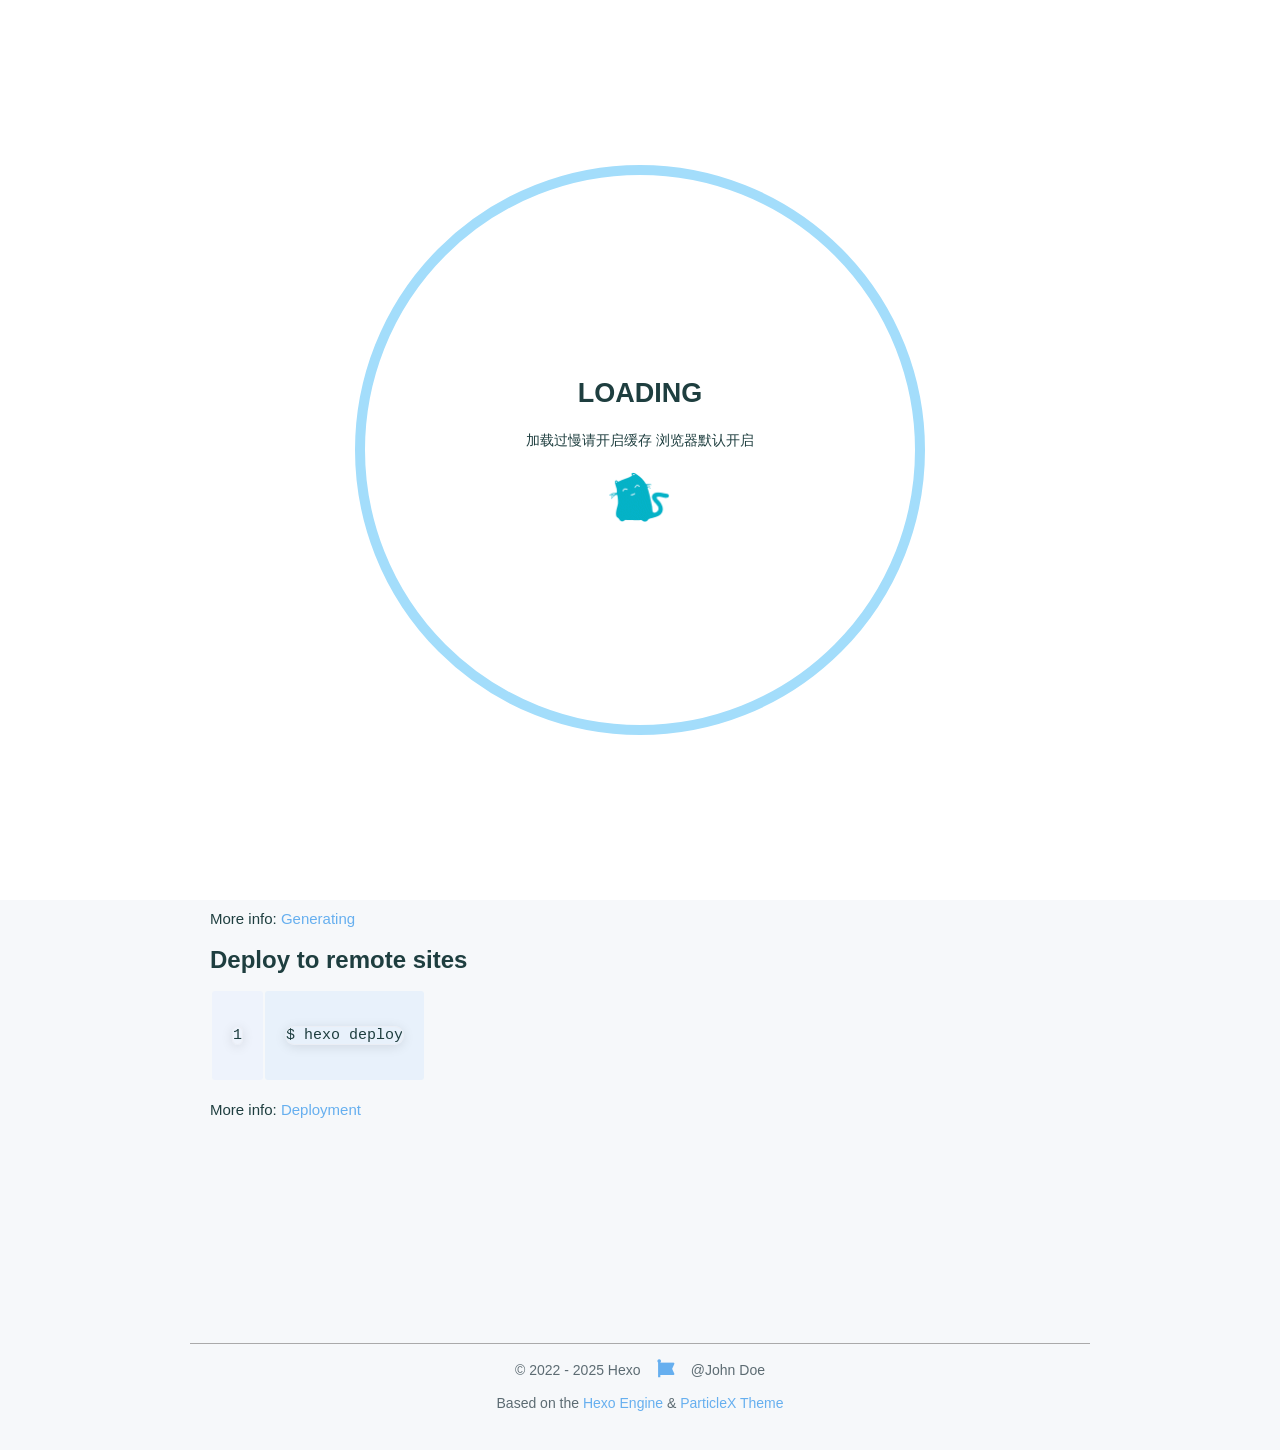
<file: 2025/07/01/hello-world/index.html>
<!DOCTYPE html>
<html lang="zh">
<head>
    <meta charset="utf-8" />
    <title>Hello World | Hexo</title>
    <meta name="author" content="John Doe" />
    <meta name="description" content="Hexo 博客" />
    <meta name="keywords" content="Hexo,博客" />
    <meta
        name="viewport"
        content="width=device-width, initial-scale=1.0, maximum-scale=1.0, user-scalable=0"
    />
    <link rel="icon" href="/images/avatar.jpg" />
    <link rel="preconnect" href="https://s4.zstatic.net" />
<script src="https://s4.zstatic.net/ajax/libs/vue/3.3.7/vue.global.prod.min.js"></script>
<link rel="stylesheet" href="https://s4.zstatic.net/ajax/libs/font-awesome/6.4.2/css/all.min.css" />
<link rel="preconnect" href="https://fonts.googleapis.cn" />
<link rel="preconnect" href="https://fonts.gstatic.cn" crossorigin />
<link
    rel="stylesheet"
    href="https://fonts.googleapis.cn/css2?family=Fira+Code:wght@400;500;600;700&family=Lexend:wght@400;500;600;700;800;900&family=Noto+Sans+SC:wght@400;500;600;700;800;900&display=swap"
/>
<script> const mixins = {}; </script>

<script src="https://polyfill.alicdn.com/v3/polyfill.min.js?features=default"></script>


<script src="https://s4.zstatic.net/ajax/libs/highlight.js/11.9.0/highlight.min.js"></script>
<script src="https://s4.zstatic.net/ajax/libs/highlightjs-line-numbers.js/2.8.0/highlightjs-line-numbers.min.js"></script>
<link
    rel="stylesheet"
    href="https://s4.zstatic.net/ajax/libs/highlight.js/11.9.0/styles/github.min.css"
/>
<script src="/js/lib/highlight.js"></script>



<script src="/js/lib/preview.js"></script>









<link rel="stylesheet" href="/css/main.css" />

<meta name="generator" content="Hexo 7.3.0"></head>
<body>
    <div id="layout">
        <transition name="fade">
            <div id="loading" v-show="loading">
                <div id="loading-circle">
                    <h2>LOADING</h2>
                    <p>加载过慢请开启缓存 浏览器默认开启</p>
                    <img src="/images/loading.gif" />
                </div>
            </div>
        </transition>
        <div id="menu" :class="{ hidden: hiddenMenu, 'menu-color': menuColor}">
    <nav id="desktop-menu">
        <a class="title" href="/">
            <span>HEXO</span>
        </a>
        
        <a href="/">
            <i class="fa-solid fa-house fa-fw"></i>
            <span>&ensp;Home</span>
        </a>
        
        <a href="/about">
            <i class="fa-solid fa-id-card fa-fw"></i>
            <span>&ensp;About</span>
        </a>
        
        <a href="/archives">
            <i class="fa-solid fa-box-archive fa-fw"></i>
            <span>&ensp;Archives</span>
        </a>
        
        <a href="/categories">
            <i class="fa-solid fa-bookmark fa-fw"></i>
            <span>&ensp;Categories</span>
        </a>
        
        <a href="/tags">
            <i class="fa-solid fa-tags fa-fw"></i>
            <span>&ensp;Tags</span>
        </a>
        
    </nav>
    <nav id="mobile-menu">
        <div class="title" @click="showMenuItems = !showMenuItems">
            <i class="fa-solid fa-bars fa-fw"></i>
            <span>&emsp;HEXO</span>
        </div>
        <transition name="slide">
            <div class="items" v-show="showMenuItems">
                
                <a href="/">
                    <div class="item">
                        <div style="min-width: 20px; max-width: 50px; width: 10%">
                            <i class="fa-solid fa-house fa-fw"></i>
                        </div>
                        <div style="min-width: 100px; max-width: 150%; width: 20%">Home</div>
                    </div>
                </a>
                
                <a href="/about">
                    <div class="item">
                        <div style="min-width: 20px; max-width: 50px; width: 10%">
                            <i class="fa-solid fa-id-card fa-fw"></i>
                        </div>
                        <div style="min-width: 100px; max-width: 150%; width: 20%">About</div>
                    </div>
                </a>
                
                <a href="/archives">
                    <div class="item">
                        <div style="min-width: 20px; max-width: 50px; width: 10%">
                            <i class="fa-solid fa-box-archive fa-fw"></i>
                        </div>
                        <div style="min-width: 100px; max-width: 150%; width: 20%">Archives</div>
                    </div>
                </a>
                
                <a href="/categories">
                    <div class="item">
                        <div style="min-width: 20px; max-width: 50px; width: 10%">
                            <i class="fa-solid fa-bookmark fa-fw"></i>
                        </div>
                        <div style="min-width: 100px; max-width: 150%; width: 20%">Categories</div>
                    </div>
                </a>
                
                <a href="/tags">
                    <div class="item">
                        <div style="min-width: 20px; max-width: 50px; width: 10%">
                            <i class="fa-solid fa-tags fa-fw"></i>
                        </div>
                        <div style="min-width: 100px; max-width: 150%; width: 20%">Tags</div>
                    </div>
                </a>
                
            </div>
        </transition>
    </nav>
</div>
<transition name="fade">
    <div id="menu-curtain" @click="showMenuItems = !showMenuItems" v-show="showMenuItems"></div>
</transition>

        <div id="main" :class="loading ? 'into-enter-from': 'into-enter-active'">
            <div class="article">
    <div>
        <h1>Hello World</h1>
    </div>
    <div class="info">
        <span class="date">
            <span class="icon">
                <i class="fa-solid fa-calendar fa-fw"></i>
            </span>
            2025/7/1
        </span>
        
        
    </div>
    
    <div class="content" v-pre>
        <p>Welcome to <a target="_blank" rel="noopener" href="https://hexo.io/">Hexo</a>! This is your very first post. Check <a target="_blank" rel="noopener" href="https://hexo.io/docs/">documentation</a> for more info. If you get any problems when using Hexo, you can find the answer in <a target="_blank" rel="noopener" href="https://hexo.io/docs/troubleshooting.html">troubleshooting</a> or you can ask me on <a target="_blank" rel="noopener" href="https://github.com/hexojs/hexo/issues">GitHub</a>.</p>
<h2 id="Quick-Start"><a href="#Quick-Start" class="headerlink" title="Quick Start"></a>Quick Start</h2><h3 id="Create-a-new-post"><a href="#Create-a-new-post" class="headerlink" title="Create a new post"></a>Create a new post</h3><figure class="highlight bash"><table><tr><td class="gutter"><pre><span class="line">1</span><br></pre></td><td class="code"><pre><span class="line">$ hexo new <span class="string">&quot;My New Post&quot;</span></span><br></pre></td></tr></table></figure>

<p>More info: <a target="_blank" rel="noopener" href="https://hexo.io/docs/writing.html">Writing</a></p>
<h3 id="Run-server"><a href="#Run-server" class="headerlink" title="Run server"></a>Run server</h3><figure class="highlight bash"><table><tr><td class="gutter"><pre><span class="line">1</span><br></pre></td><td class="code"><pre><span class="line">$ hexo server</span><br></pre></td></tr></table></figure>

<p>More info: <a target="_blank" rel="noopener" href="https://hexo.io/docs/server.html">Server</a></p>
<h3 id="Generate-static-files"><a href="#Generate-static-files" class="headerlink" title="Generate static files"></a>Generate static files</h3><figure class="highlight bash"><table><tr><td class="gutter"><pre><span class="line">1</span><br></pre></td><td class="code"><pre><span class="line">$ hexo generate</span><br></pre></td></tr></table></figure>

<p>More info: <a target="_blank" rel="noopener" href="https://hexo.io/docs/generating.html">Generating</a></p>
<h3 id="Deploy-to-remote-sites"><a href="#Deploy-to-remote-sites" class="headerlink" title="Deploy to remote sites"></a>Deploy to remote sites</h3><figure class="highlight bash"><table><tr><td class="gutter"><pre><span class="line">1</span><br></pre></td><td class="code"><pre><span class="line">$ hexo deploy</span><br></pre></td></tr></table></figure>

<p>More info: <a target="_blank" rel="noopener" href="https://hexo.io/docs/one-command-deployment.html">Deployment</a></p>

    </div>
    
    
    
    
    
    
    
</div>

            <footer id="footer">
    <div id="footer-wrap">
        <div>
            &copy;
            2022 - 2025 Hexo
            <span id="footer-icon">
                <i class="fa-solid fa-font-awesome fa-fw"></i>
            </span>
            &commat;John Doe
        </div>
        <div>
            Based on the <a target="_blank" rel="noopener" href="https://hexo.io">Hexo Engine</a> &amp;
            <a target="_blank" rel="noopener" href="https://github.com/theme-particlex/hexo-theme-particlex">ParticleX Theme</a>
        </div>
        
    </div>
</footer>

        </div>
        
        <transition name="fade">
            <div id="preview" ref="preview" v-show="previewShow">
                <img id="preview-content" ref="previewContent" />
            </div>
        </transition>
        
    </div>
    <script src="/js/main.js"></script>
    
    




    
</body>
</html>
</file>
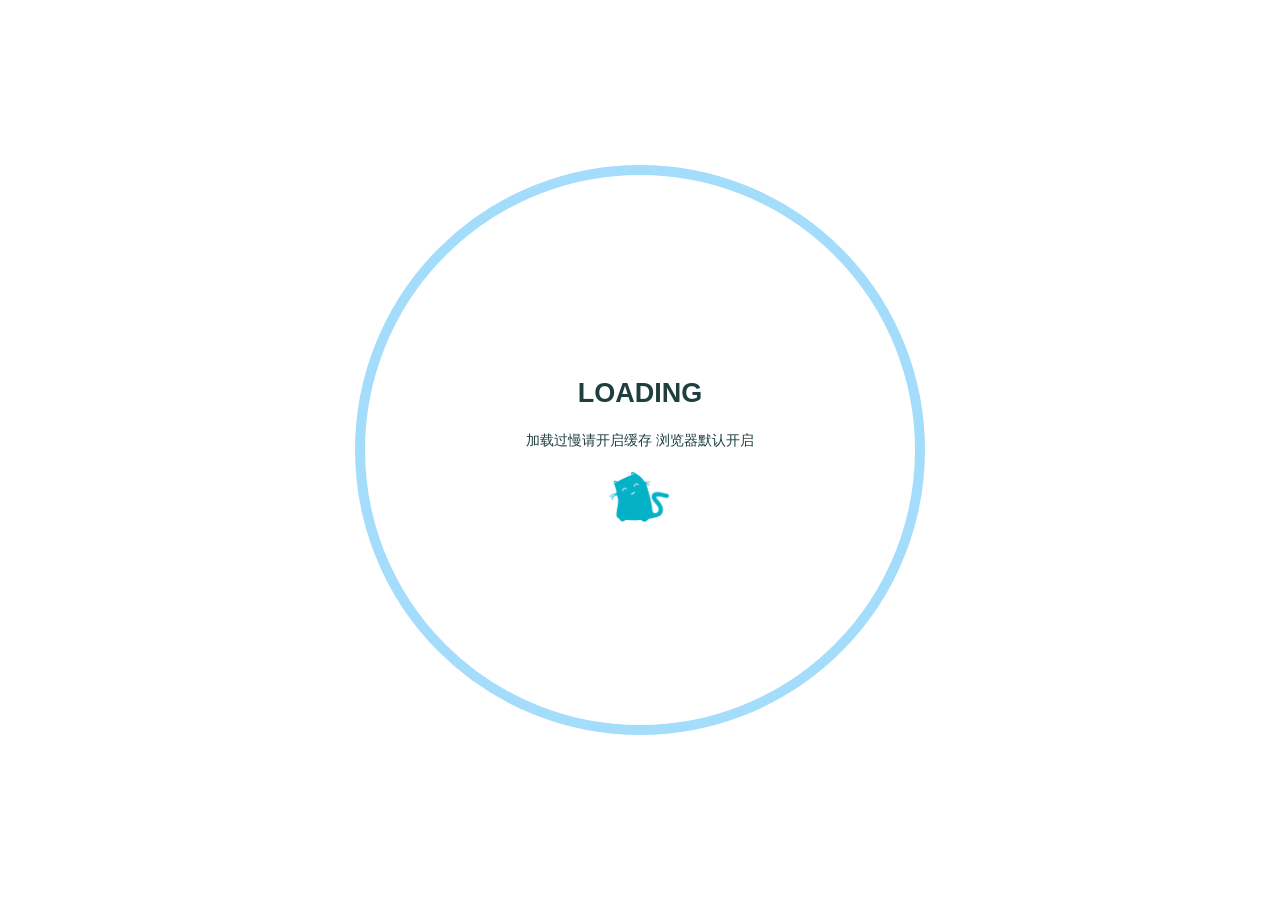
<file: 2025/07/01/IronMan/index.html>
<!DOCTYPE html>
<html lang="zh">
<head>
    <meta charset="utf-8" />
    <title>IronMan | Hexo</title>
    <meta name="author" content="John Doe" />
    <meta name="description" content="Hexo 博客" />
    <meta name="keywords" content="Hexo,博客" />
    <meta
        name="viewport"
        content="width=device-width, initial-scale=1.0, maximum-scale=1.0, user-scalable=0"
    />
    <link rel="icon" href="/images/avatar.jpg" />
    <link rel="preconnect" href="https://s4.zstatic.net" />
<script src="https://s4.zstatic.net/ajax/libs/vue/3.3.7/vue.global.prod.min.js"></script>
<link rel="stylesheet" href="https://s4.zstatic.net/ajax/libs/font-awesome/6.4.2/css/all.min.css" />
<link rel="preconnect" href="https://fonts.googleapis.cn" />
<link rel="preconnect" href="https://fonts.gstatic.cn" crossorigin />
<link
    rel="stylesheet"
    href="https://fonts.googleapis.cn/css2?family=Fira+Code:wght@400;500;600;700&family=Lexend:wght@400;500;600;700;800;900&family=Noto+Sans+SC:wght@400;500;600;700;800;900&display=swap"
/>
<script> const mixins = {}; </script>

<script src="https://polyfill.alicdn.com/v3/polyfill.min.js?features=default"></script>


<script src="https://s4.zstatic.net/ajax/libs/highlight.js/11.9.0/highlight.min.js"></script>
<script src="https://s4.zstatic.net/ajax/libs/highlightjs-line-numbers.js/2.8.0/highlightjs-line-numbers.min.js"></script>
<link
    rel="stylesheet"
    href="https://s4.zstatic.net/ajax/libs/highlight.js/11.9.0/styles/github.min.css"
/>
<script src="/js/lib/highlight.js"></script>



<script src="/js/lib/preview.js"></script>









<link rel="stylesheet" href="/css/main.css" />

<meta name="generator" content="Hexo 7.3.0"></head>
<body>
    <div id="layout">
        <transition name="fade">
            <div id="loading" v-show="loading">
                <div id="loading-circle">
                    <h2>LOADING</h2>
                    <p>加载过慢请开启缓存 浏览器默认开启</p>
                    <img src="/images/loading.gif" />
                </div>
            </div>
        </transition>
        <div id="menu" :class="{ hidden: hiddenMenu, 'menu-color': menuColor}">
    <nav id="desktop-menu">
        <a class="title" href="/">
            <span>HEXO</span>
        </a>
        
        <a href="/">
            <i class="fa-solid fa-house fa-fw"></i>
            <span>&ensp;Home</span>
        </a>
        
        <a href="/about">
            <i class="fa-solid fa-id-card fa-fw"></i>
            <span>&ensp;About</span>
        </a>
        
        <a href="/archives">
            <i class="fa-solid fa-box-archive fa-fw"></i>
            <span>&ensp;Archives</span>
        </a>
        
        <a href="/categories">
            <i class="fa-solid fa-bookmark fa-fw"></i>
            <span>&ensp;Categories</span>
        </a>
        
        <a href="/tags">
            <i class="fa-solid fa-tags fa-fw"></i>
            <span>&ensp;Tags</span>
        </a>
        
    </nav>
    <nav id="mobile-menu">
        <div class="title" @click="showMenuItems = !showMenuItems">
            <i class="fa-solid fa-bars fa-fw"></i>
            <span>&emsp;HEXO</span>
        </div>
        <transition name="slide">
            <div class="items" v-show="showMenuItems">
                
                <a href="/">
                    <div class="item">
                        <div style="min-width: 20px; max-width: 50px; width: 10%">
                            <i class="fa-solid fa-house fa-fw"></i>
                        </div>
                        <div style="min-width: 100px; max-width: 150%; width: 20%">Home</div>
                    </div>
                </a>
                
                <a href="/about">
                    <div class="item">
                        <div style="min-width: 20px; max-width: 50px; width: 10%">
                            <i class="fa-solid fa-id-card fa-fw"></i>
                        </div>
                        <div style="min-width: 100px; max-width: 150%; width: 20%">About</div>
                    </div>
                </a>
                
                <a href="/archives">
                    <div class="item">
                        <div style="min-width: 20px; max-width: 50px; width: 10%">
                            <i class="fa-solid fa-box-archive fa-fw"></i>
                        </div>
                        <div style="min-width: 100px; max-width: 150%; width: 20%">Archives</div>
                    </div>
                </a>
                
                <a href="/categories">
                    <div class="item">
                        <div style="min-width: 20px; max-width: 50px; width: 10%">
                            <i class="fa-solid fa-bookmark fa-fw"></i>
                        </div>
                        <div style="min-width: 100px; max-width: 150%; width: 20%">Categories</div>
                    </div>
                </a>
                
                <a href="/tags">
                    <div class="item">
                        <div style="min-width: 20px; max-width: 50px; width: 10%">
                            <i class="fa-solid fa-tags fa-fw"></i>
                        </div>
                        <div style="min-width: 100px; max-width: 150%; width: 20%">Tags</div>
                    </div>
                </a>
                
            </div>
        </transition>
    </nav>
</div>
<transition name="fade">
    <div id="menu-curtain" @click="showMenuItems = !showMenuItems" v-show="showMenuItems"></div>
</transition>

        <div id="main" :class="loading ? 'into-enter-from': 'into-enter-active'">
            <div class="article">
    <div>
        <h1>IronMan</h1>
    </div>
    <div class="info">
        <span class="date">
            <span class="icon">
                <i class="fa-solid fa-calendar fa-fw"></i>
            </span>
            2025/7/1
        </span>
        
        
        <span class="tags">
            <span class="icon">
                <i class="fa-solid fa-tags fa-fw"></i>
            </span>
            
            
            <span class="tag">
                
                <a href="/tags/Marvel/" style="color: #00bcd4">
                    Marvel
                </a>
            </span>
            
            <span class="tag">
                
                <a href="/tags/Rich/" style="color: #00a596">
                    Rich
                </a>
            </span>
            
            <span class="tag">
                
                <a href="/tags/Tech/" style="color: #03a9f4">
                    Tech
                </a>
            </span>
            
        </span>
        
    </div>
    
    <div class="content" v-pre>
        
    </div>
    
    
    
    
    
    
    
</div>

            <footer id="footer">
    <div id="footer-wrap">
        <div>
            &copy;
            2022 - 2025 Hexo
            <span id="footer-icon">
                <i class="fa-solid fa-font-awesome fa-fw"></i>
            </span>
            &commat;John Doe
        </div>
        <div>
            Based on the <a target="_blank" rel="noopener" href="https://hexo.io">Hexo Engine</a> &amp;
            <a target="_blank" rel="noopener" href="https://github.com/theme-particlex/hexo-theme-particlex">ParticleX Theme</a>
        </div>
        
    </div>
</footer>

        </div>
        
        <transition name="fade">
            <div id="preview" ref="preview" v-show="previewShow">
                <img id="preview-content" ref="previewContent" />
            </div>
        </transition>
        
    </div>
    <script src="/js/main.js"></script>
    
    




    
</body>
</html>
</file>
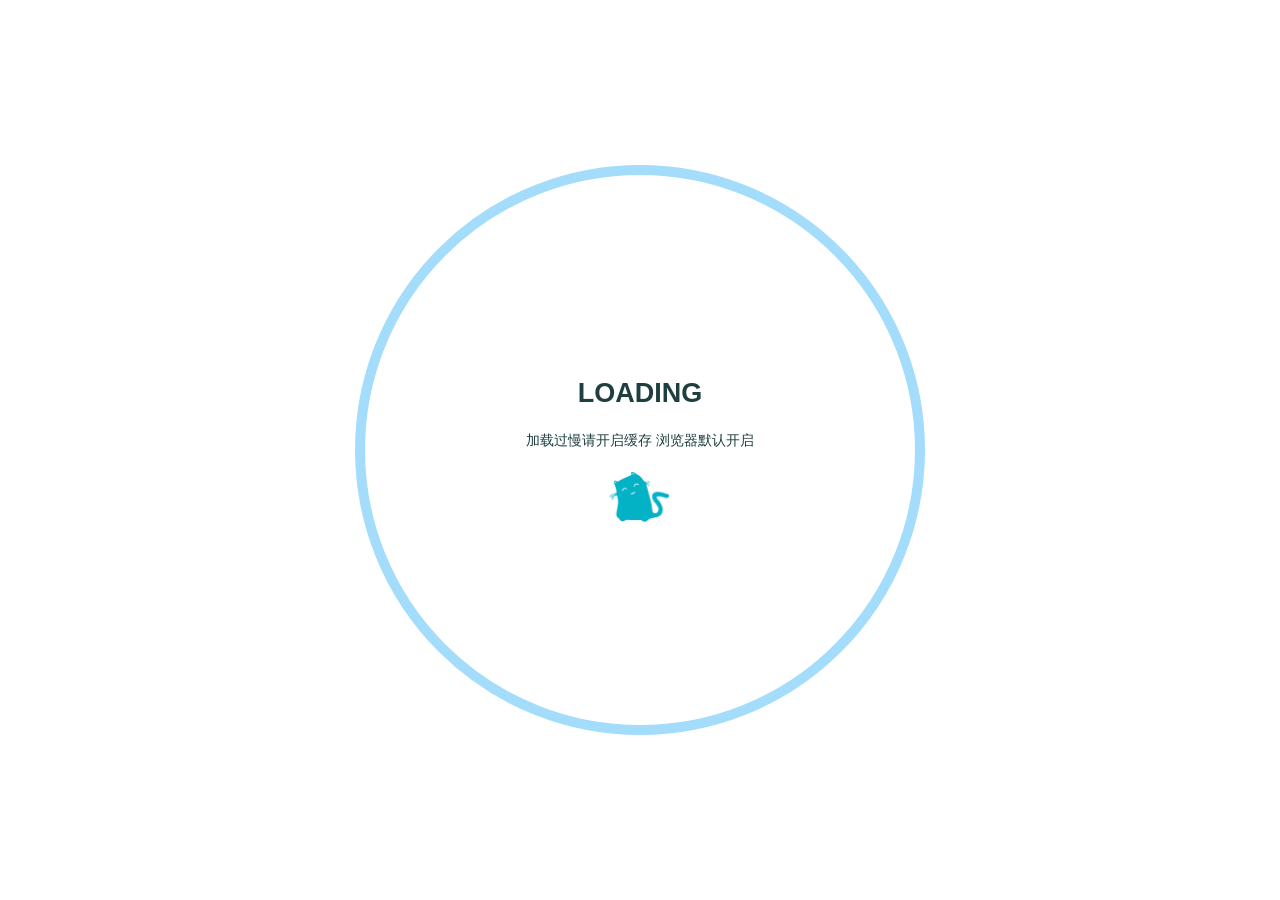
<file: 2025/07/01/superman/index.html>
<!DOCTYPE html>
<html lang="zh">
<head>
    <meta charset="utf-8" />
    <title>Superman | Hexo</title>
    <meta name="author" content="John Doe" />
    <meta name="description" content="Hexo 博客" />
    <meta name="keywords" content="Hexo,博客" />
    <meta
        name="viewport"
        content="width=device-width, initial-scale=1.0, maximum-scale=1.0, user-scalable=0"
    />
    <link rel="icon" href="/images/avatar.jpg" />
    <link rel="preconnect" href="https://s4.zstatic.net" />
<script src="https://s4.zstatic.net/ajax/libs/vue/3.3.7/vue.global.prod.min.js"></script>
<link rel="stylesheet" href="https://s4.zstatic.net/ajax/libs/font-awesome/6.4.2/css/all.min.css" />
<link rel="preconnect" href="https://fonts.googleapis.cn" />
<link rel="preconnect" href="https://fonts.gstatic.cn" crossorigin />
<link
    rel="stylesheet"
    href="https://fonts.googleapis.cn/css2?family=Fira+Code:wght@400;500;600;700&family=Lexend:wght@400;500;600;700;800;900&family=Noto+Sans+SC:wght@400;500;600;700;800;900&display=swap"
/>
<script> const mixins = {}; </script>

<script src="https://polyfill.alicdn.com/v3/polyfill.min.js?features=default"></script>


<script src="https://s4.zstatic.net/ajax/libs/highlight.js/11.9.0/highlight.min.js"></script>
<script src="https://s4.zstatic.net/ajax/libs/highlightjs-line-numbers.js/2.8.0/highlightjs-line-numbers.min.js"></script>
<link
    rel="stylesheet"
    href="https://s4.zstatic.net/ajax/libs/highlight.js/11.9.0/styles/github.min.css"
/>
<script src="/js/lib/highlight.js"></script>



<script src="/js/lib/preview.js"></script>









<link rel="stylesheet" href="/css/main.css" />

<meta name="generator" content="Hexo 7.3.0"></head>
<body>
    <div id="layout">
        <transition name="fade">
            <div id="loading" v-show="loading">
                <div id="loading-circle">
                    <h2>LOADING</h2>
                    <p>加载过慢请开启缓存 浏览器默认开启</p>
                    <img src="/images/loading.gif" />
                </div>
            </div>
        </transition>
        <div id="menu" :class="{ hidden: hiddenMenu, 'menu-color': menuColor}">
    <nav id="desktop-menu">
        <a class="title" href="/">
            <span>HEXO</span>
        </a>
        
        <a href="/">
            <i class="fa-solid fa-house fa-fw"></i>
            <span>&ensp;Home</span>
        </a>
        
        <a href="/about">
            <i class="fa-solid fa-id-card fa-fw"></i>
            <span>&ensp;About</span>
        </a>
        
        <a href="/archives">
            <i class="fa-solid fa-box-archive fa-fw"></i>
            <span>&ensp;Archives</span>
        </a>
        
        <a href="/categories">
            <i class="fa-solid fa-bookmark fa-fw"></i>
            <span>&ensp;Categories</span>
        </a>
        
        <a href="/tags">
            <i class="fa-solid fa-tags fa-fw"></i>
            <span>&ensp;Tags</span>
        </a>
        
    </nav>
    <nav id="mobile-menu">
        <div class="title" @click="showMenuItems = !showMenuItems">
            <i class="fa-solid fa-bars fa-fw"></i>
            <span>&emsp;HEXO</span>
        </div>
        <transition name="slide">
            <div class="items" v-show="showMenuItems">
                
                <a href="/">
                    <div class="item">
                        <div style="min-width: 20px; max-width: 50px; width: 10%">
                            <i class="fa-solid fa-house fa-fw"></i>
                        </div>
                        <div style="min-width: 100px; max-width: 150%; width: 20%">Home</div>
                    </div>
                </a>
                
                <a href="/about">
                    <div class="item">
                        <div style="min-width: 20px; max-width: 50px; width: 10%">
                            <i class="fa-solid fa-id-card fa-fw"></i>
                        </div>
                        <div style="min-width: 100px; max-width: 150%; width: 20%">About</div>
                    </div>
                </a>
                
                <a href="/archives">
                    <div class="item">
                        <div style="min-width: 20px; max-width: 50px; width: 10%">
                            <i class="fa-solid fa-box-archive fa-fw"></i>
                        </div>
                        <div style="min-width: 100px; max-width: 150%; width: 20%">Archives</div>
                    </div>
                </a>
                
                <a href="/categories">
                    <div class="item">
                        <div style="min-width: 20px; max-width: 50px; width: 10%">
                            <i class="fa-solid fa-bookmark fa-fw"></i>
                        </div>
                        <div style="min-width: 100px; max-width: 150%; width: 20%">Categories</div>
                    </div>
                </a>
                
                <a href="/tags">
                    <div class="item">
                        <div style="min-width: 20px; max-width: 50px; width: 10%">
                            <i class="fa-solid fa-tags fa-fw"></i>
                        </div>
                        <div style="min-width: 100px; max-width: 150%; width: 20%">Tags</div>
                    </div>
                </a>
                
            </div>
        </transition>
    </nav>
</div>
<transition name="fade">
    <div id="menu-curtain" @click="showMenuItems = !showMenuItems" v-show="showMenuItems"></div>
</transition>

        <div id="main" :class="loading ? 'into-enter-from': 'into-enter-active'">
            <div class="article">
    <div>
        <h1>Superman</h1>
    </div>
    <div class="info">
        <span class="date">
            <span class="icon">
                <i class="fa-solid fa-calendar fa-fw"></i>
            </span>
            2025/7/1
        </span>
        
        
        <span class="tags">
            <span class="icon">
                <i class="fa-solid fa-tags fa-fw"></i>
            </span>
            
            
            <span class="tag">
                
                <a href="/tags/DC/" style="color: #ffa2c4">
                    DC
                </a>
            </span>
            
        </span>
        
    </div>
    
    <div class="content" v-pre>
        <p>This is a page about How to be a superman, what you need is stay hungey, stay foolish</p>

    </div>
    
    
    
    
    
    
    
</div>

            <footer id="footer">
    <div id="footer-wrap">
        <div>
            &copy;
            2022 - 2025 Hexo
            <span id="footer-icon">
                <i class="fa-solid fa-font-awesome fa-fw"></i>
            </span>
            &commat;John Doe
        </div>
        <div>
            Based on the <a target="_blank" rel="noopener" href="https://hexo.io">Hexo Engine</a> &amp;
            <a target="_blank" rel="noopener" href="https://github.com/theme-particlex/hexo-theme-particlex">ParticleX Theme</a>
        </div>
        
    </div>
</footer>

        </div>
        
        <transition name="fade">
            <div id="preview" ref="preview" v-show="previewShow">
                <img id="preview-content" ref="previewContent" />
            </div>
        </transition>
        
    </div>
    <script src="/js/main.js"></script>
    
    




    
</body>
</html>
</file>
<file: css/main.css>
#archives {
    margin: auto;
    margin-top: 100px;
    padding: 20px;
}
#archives .categories-tags {
    margin: auto;
    margin-bottom: 50px;
    max-width: 900px;
    text-align: center;
    width: 100%;
}
#archives .categories-tags span {
    display: inline-block;
    margin: 10px;
}
#archives .categories-tags span .icon {
    color: #fff;
    margin-left: 0;
    margin-right: 10px;
}
#archives .categories-tags span a {
    border: #ffffff80 1px solid;
    border-radius: 10px;
    color: #fff;
    padding: 10px 15px;
    transition: background 0.25s, border 0.25s, color 0.25s;
}
#archives .categories-tags span a:hover {
    background: #fff !important;
    border: #a5c2f5 1px solid;
    color: #5c6b72;
}
#archives .category,
#archives .tags .tag,
.article .info .category,
.article .info .tags,
.article .info .tags .tag {
    display: inline-block;
    margin-right: 10px;
}
#archives h3 {
    margin: 10px 0;
}
#crypto {
    margin: 50px 0;
}
#crypto.failure {
    border-color: #ea4a5a;
    color: #ea4a5a;
}
#crypto.failure:focus {
    box-shadow: 0 0 0 3px #ea4a5a4d;
}
#crypto.success {
    border-color: #34d058;
    color: #34d058;
}
#footer {
    font-size: 14px;
    margin-top: 150px;
    padding-bottom: 20px;
    text-align: center;
    width: 100%;
}
#footer #footer-icon {
    color: #66afef;
    display: inline-block;
    font-size: 18px;
    margin: 0 10px;
}
#footer #footer-wrap {
    border-top: 1px solid #aaa;
    color: #5c6b72;
    margin: auto;
    width: 900px;
}
#footer #footer-wrap div {
    margin: 15px;
}
#home-card {
    width: 300px;
}
#home-card #card-style {
    background: #fff;
    border: none;
    border-radius: 10px;
    box-shadow: 0 0 20px #d9d9d980;
    display: flex;
    flex-direction: column;
    max-height: 80vh;
    justify-content: center;
    overflow: auto;
    position: sticky;
    text-align: center;
    top: 10vh;
    width: 300px;
}
#home-card #card-div {
    overflow: auto;
    padding: 25px 0;
}
#home-card #card-div .avatar {
    border: #f1f1f1 solid 3px;
    border-radius: 50%;
    height: 140px;
    margin: auto;
    text-align: center;
    width: 140px;
}
#home-card #card-div .avatar img {
    border-radius: 50%;
    height: 100%;
    width: 100%;
}
#home-card #card-div .avatar:hover img {
    transform: rotate(360deg);
}
#home-card #card-div .description {
    margin: 20px auto;
    width: 85%;
}
#home-card #card-div .friend-links .friend-link {
    margin-bottom: 5px;
}
#home-card #card-div .friend-links a {
    border-radius: 5px;
    color: #5c6b72;
    display: block;
    padding: 8px 0;
}
#home-card #card-div .icon-links .icon-link {
    margin: 5px;
}
#home-card #card-div .icon-links a {
    border-radius: 5px;
    color: #5c6b72;
    font-size: 18px;
    padding: 5px;
}
#home-card #card-div .icon-links a:hover,
#home-card #card-div .friend-links a:hover,
#home-posts .page-current .page-num:hover {
    background: #66afef;
    color: #fff;
}
#home-card #card-div .icon-links,
#home-card #card-div .friend-links {
    border-top: #cdcdcd solid 1px;
    margin: 10px auto;
    padding-top: 10px;
    width: 85%;
}
#home-card #card-div .name {
    font-size: 16px;
    font-weight: bold;
    margin: 20px auto;
}
#home-head {
    display: flex;
    height: 100vh;
    width: 100vw;
}
#home-head #home-background {
    background-position: center;
    background-repeat: no-repeat;
    background-size: cover;
    height: 100vh;
    left: 0;
    position: absolute;
    top: 0;
    width: 100vw;
    z-index: -1;
}
#home-head #home-info .info {
    align-items: center;
    border-radius: 50%;
    display: flex;
    justify-content: center;
    text-align: center;
}
#home-head #home-info .loop:nth-child(1) {
    animation: loop1 10s linear infinite;
    background: #fff;
    border-radius: 38% 62% 63% 37%/41% 44% 56% 59%;
    opacity: 0.3;
    transform: rotate(30deg);
}
#home-head #home-info .loop:nth-child(2) {
    animation: loop2 15s linear infinite;
    background: #fff;
    border-radius: 38% 62% 63% 37%/41% 44% 56% 59%;
    opacity: 0.45;
    transform: rotate(60deg);
}
#home-head #home-info .loop:nth-child(3) {
    animation: loop3 10s linear infinite;
    background: #fff;
    border-radius: 38% 62% 63% 37%/41% 44% 56% 59%;
    opacity: 0.3;
    transform: rotate(90deg);
}
#home-head #home-info .loop:nth-child(4) {
    animation: loop4 15s linear infinite;
    background: #fff;
    border-radius: 38% 62% 63% 37%/41% 44% 56% 59%;
    opacity: 0.45;
    transform: rotate(120deg);
}
#home-head #home-info,
#home-posts {
    margin: auto;
}
#home-posts .page-current {
    align-items: center;
    display: flex;
    font-weight: bold;
    justify-content: center;
    margin-top: 50px;
    text-align: center;
    width: 100%;
}
#home-posts .page-current .current {
    border-radius: 5px;
    color: #da0a51;
    display: inline-block;
    height: 35px;
    line-height: 35px;
    margin: 0 7px;
    padding: 5px;
    width: 35px;
}
#home-posts .page-current .page-num,
#home-posts .page-current .page-omit {
    border-radius: 5px;
    display: inline-block;
    height: 35px;
    line-height: 35px;
    margin: 0 7px;
    padding: 5px;
    width: 35px;
}
#home-posts .page-current a {
    color: #999;
}
#home-posts .post {
    background: #fff;
    border-radius: 20px;
    box-shadow: 0 0 20px #d9d9d980;
    transition: box-shadow 0.25s, transform 0.25s;
}
#home-posts .post .category-and-date {
    color: #5c6b72;
    margin-top: 15px;
    text-align: center;
    width: 100%;
}
#home-posts .post .category-and-date .category {
    display: inline-block;
    margin-right: 25px;
}
#home-posts .post .category-and-date .category a,
#archives a,
#archives .tag-icon,
#archives .item-time,
#archives .categories-tags span a:hover .icon,
.article .info a {
    color: #5c6b72;
}
#home-posts .post .category-and-date .date,
#archives .tags,
#menu #desktop-menu a span {
    display: inline-block;
}
#home-posts .post .category-and-date .special {
    display: inline-block;
    margin-left: 25px;
}
#home-posts .post .go-post {
    background: linear-gradient(120deg, #9abbf7 0%, #ffbbf4 100%);
    border: 0;
    border-radius: 20px 0;
    bottom: -5px;
    box-shadow: 2px 2px 10px 0 #ffbbf47a;
    color: #fff;
    font-size: 14px;
    font-weight: bold;
    padding: 10px 24px;
    position: absolute;
    right: -5px;
    transition: box-shadow 0.25s ease-out, right 0.25s ease-out;
}
#home-posts .post .go-post:hover {
    box-shadow: -2px -2px 10px 0 #9abbf77a;
    right: -7px;
}
#home-posts .post .post-tags .tag {
    display: inline-block;
    font-weight: bold;
    margin-right: 10px;
}
#home-posts .post .post-tags a {
    font-size: 14px;
}
#home-posts .post .post-tags,
#archives .info,
.article .info {
    line-height: 1.7;
}
#home-posts .post-title {
    color: #66afef;
    text-align: center;
}
#home-posts .post:hover {
    box-shadow: 0 0 5px #d9d9d9;
    transform: translate(-5px, -5px);
}
#home-posts-wrap {
    background: transparent;
    border-radius: 10px;
    display: flex;
    margin: auto;
    padding: 20px;
}
#home-posts-wrap,
#archives,
.article,
#footer #footer-wrap {
    box-sizing: border-box;
}
#loading {
    align-items: center;
    background: #fff;
    display: flex;
    flex-direction: column;
    height: 100vh;
    justify-content: center;
    left: 0;
    position: fixed;
    top: 0;
    width: 100vw;
    word-break: keep-all;
    z-index: 2147483647;
}
#loading h2,
#loading p,
#loading img {
    margin: 10px;
}
#loading img {
    border-radius: 0;
    height: 50px;
}
#loading-circle {
    align-items: center;
    border: 10px solid #a3ddfb;
    border-radius: 50%;
    display: flex;
    flex-direction: column;
    height: 50vmin;
    justify-content: center;
    padding: 50px;
    text-align: center;
    width: 50vmin;
}
#main {
    margin-right: calc(100% - 100vw);
}
#menu {
    background: #92cafa;
    box-shadow: 0 -1px 10px 0 #9e9e9e4d;
    font-weight: bold;
    line-height: 50px;
    position: fixed;
    top: 0;
    transition: background 0.25s ease-out, top 0.25s ease-out;
    width: 100vw;
    z-index: 1004;
}
#menu #desktop-menu {
    height: 50px;
}
#menu #desktop-menu .title {
    color: #555;
    display: inline-block;
    margin-left: 60px;
    margin-right: 5px;
}
#menu #desktop-menu a {
    color: #555;
    display: inline-block;
    margin-left: 30px;
}
#menu #mobile-menu {
    min-height: 50px;
    text-align: center;
}
#menu #mobile-menu .items {
    padding: 10px 0 20px;
    z-index: 1002;
}
#menu #mobile-menu .items .item {
    display: flex;
    justify-content: center;
    margin: auto;
    min-width: 200px;
    width: 80%;
}
#menu #mobile-menu .items a {
    color: #555;
}
#menu #mobile-menu .title {
    color: #555;
    cursor: pointer;
    z-index: 1003;
}
#menu-curtain {
    background: #0003;
    height: 100%;
    left: 0;
    position: fixed;
    top: 0;
    width: 100%;
    z-index: 1001;
}
#menu.hidden {
    top: -50px;
}
#menu.menu-color {
    background: #0003;
}
#menu.menu-color #desktop-menu a,
#menu.menu-color #mobile-menu a,
#menu.menu-color #mobile-menu .title {
    color: #fff;
}
#preview {
    align-items: center;
    background-color: #fffc;
    display: flex;
    height: 100vh;
    justify-content: center;
    left: 0;
    position: fixed;
    top: 0;
    width: 100vw;
    z-index: 1005;
}
#preview-content {
    box-shadow: 0 0 50px 10px #d9d9d980;
    margin: auto;
    max-height: 95%;
    max-width: 95%;
}
#search-bar {
    margin-bottom: 50px;
    z-index: 1000;
}
#timeline-wrap {
    display: flex;
    flex-direction: column-reverse;
}
* {
    margin: 0;
    padding: 0;
    position: relative;
    scrollbar-color: #8ab5ff #e6efff;
    scrollbar-width: thin;
    word-wrap: break-word;
}
.article {
    font-size: 15px;
    margin: auto;
    margin-top: 100px;
    padding: 20px;
}
.article .content {
    margin: 50px 0;
}
.article .info .date {
    color: #5c6b72;
    display: inline-block;
    margin-right: 10px;
}
.code-content {
    font-size: 13px;
    line-height: 2;
    overflow: auto;
    padding: 50px 30px 20px;
    white-space: pre;
}
.comment iframe,
body::-webkit-scrollbar-track {
    border-radius: 0;
}
.content {
    transition: opacity 0.25s;
}
.content img,
.content video,
.content audio,
.content iframe {
    display: block;
    margin: 15px auto;
    max-width: 75%;
}
.copycode {
    color: #5c6b72;
    position: absolute;
    right: 0;
    top: 0;
}
.copycode i {
    padding: 15px;
    position: absolute;
    right: 0;
    top: 0;
    transition: transform 0.25s;
}
.copycode.copied i {
    transform: scale(1.25);
}
.copycode.copied i:first-child,
.copycode:not(.copied) i:last-child {
    opacity: 0;
}
.fade-enter-active,
.fade-leave-active {
    transition: opacity 0.3s;
}
.fade-enter-from,
.fade-leave-to {
    opacity: 0;
}
.hljs-ln-code {
    padding-left: 20px !important;
}
.hljs-ln-numbers {
    border-right: 1px solid #ccc;
    color: #ccc;
    padding-right: 10px !important;
    text-align: right;
    vertical-align: top;
}
.icon {
    color: #5c6b72;
    margin-right: 5px;
}
.input {
    background: #f6f8fa;
    border: 1px solid #d0d7de;
    border-radius: 50px;
    box-sizing: border-box;
    color: #000;
    display: block;
    font-size: 15px;
    height: 50px;
    text-indent: 20px;
    transition: background 0.25s, border 0.25s, box-shadow 0.25s;
    width: 100%;
}
.input:focus {
    background: #fff;
    border-color: #0969da;
    box-shadow: 0 0 0 3px #0969da4d;
    outline: none;
}
.input:hover {
    background: #fff;
}
.into-enter-active {
    transition: opacity 0.5s, transform 0.5s;
}
.into-enter-from {
    opacity: 0;
    transform: scale(1.1);
}
.katex {
    white-space: normal !important;
}
.language {
    background: linear-gradient(to right, #ed6ea0 0%, #ec8c69 100%);
    border-radius: 0 0 10px 10px;
    box-shadow: 1px 1px 0.75rem #ed6ea14d;
    color: #fff;
    font-size: 12px;
    font-weight: bold;
    left: 30px;
    padding: 10px 15px;
    position: absolute;
    top: 0;
}
.page-num,
.icon-link a,
.friend-link a {
    transition: background 0.25s, color 0.25s;
}
.page-num:hover,
.icon-link a:hover,
.friend-link a:hover,
.categories-tags a:hover,
.go-post:hover {
    opacity: 1;
}
.slide-enter-active,
.slide-leave-active {
    transition: margin-top 0.3s, opacity 0.3s;
}
.slide-enter-from,
.slide-leave-to {
    margin-top: -300px;
    opacity: 0;
}
.timeline {
    margin-bottom: 30px;
    transition: margin-top 0.5s, opacity 0.3s, visibility 0.3s;
}
.timeline-content {
    background: #fff;
    border: 1px solid #0002;
    border-radius: 3px;
    margin-left: 17.5px;
    padding: 24px;
    transition: box-shadow 0.5s;
}
.timeline-content:hover {
    box-shadow: 0 2px 8px #00000017;
}
.timeline-tail {
    background: #fff;
    border: 2px solid #a5c2f5;
    border-radius: 50%;
    height: 7px;
    position: absolute;
    width: 7px;
}
::-webkit-scrollbar {
    height: 12px;
    width: 12px;
}
::-webkit-scrollbar-thumb {
    background: #8ab5ff
        linear-gradient(
            45deg,
            #fff6 25%,
            transparent 25%,
            transparent 50%,
            #fff6 50%,
            #fff6 75%,
            transparent 75%,
            transparent
        );
    border: 3px solid #e6efff;
    border-radius: 100px;
}
::-webkit-scrollbar-track {
    background: #e6efff;
    border-radius: 100px;
}
::selection {
    background-color: #3392ff2a;
    color: unset;
}
a {
    color: #66afef;
    text-decoration: none;
}
a:hover,
.content .copycode:hover {
    opacity: 0.8;
}
audio,
button,
iframe,
img,
video,
#home-head,
#menu,
.categories-tags a,
.copycode,
.friend-link a,
.go-post,
.hljs-ln-numbers,
.icon-link a,
.katex,
.language,
.page-current {
    user-select: none;
}
b,
strong {
    font-weight: bold;
    line-height: 2.5;
}
blockquote {
    background: #d9e8ff6b;
    border-left: 3px solid #1e3e3f;
    border-radius: 3px;
    margin: 15px 0;
    overflow: auto;
    padding: 0 15px;
}
body {
    background: #f6f8fa;
    color: #1e3e3f;
    font: 500 14px Lexend, "Noto Sans SC", sans-serif;
    overflow-x: hidden;
    width: 100%;
}
code {
    background: #bddcf76b;
    border-radius: 4px;
    line-height: 2.5;
    padding: 4px 8px;
}
h1,
h2,
h3,
h4,
h5,
h6 {
    color: #1e3e3f;
    font-weight: bold;
    margin: 15px 0;
    word-break: keep-all;
}
h1 {
    font-size: 30px;
}
h2 {
    font-size: 27px;
}
h3 {
    font-size: 24px;
}
h4 {
    font-size: 21px;
}
h5 {
    font-size: 18px;
}
h6 {
    font-size: 15px;
}
hr {
    border-style: dashed none none;
    border-width: 1.5px;
}
img,
video,
audio,
iframe {
    border-radius: 10px;
}
mark {
    background: #fff13360;
    border-radius: 4px;
    color: unset;
    line-height: 2.5;
    padding: 4px 8px;
}
p,
ul,
ol {
    line-height: 1.7;
    margin: 15px 0;
}
pre {
    border: 1px solid #ebeef5;
    border-radius: 15px;
    box-shadow: 0 2px 12px 0 #0000001a;
    margin: 25px 0;
    overflow: hidden;
    white-space: normal;
}
pre,
code,
.hljs,
.input,
.language {
    font-family: "Fira Code", "Noto Sans SC", monospace;
}
table:not(.hljs-ln) {
    margin: 15px 0;
}
table:not(.hljs-ln) td:nth-child(even) {
    background: #c7e0fb4d;
}
table:not(.hljs-ln) td:nth-child(odd) {
    background: #d9e8ff4d;
}
table:not(.hljs-ln) th {
    background: #a3ddfb;
}
table:not(.hljs-ln) tr th,
table:not(.hljs-ln) tr td {
    border-radius: 3px;
    padding: 10px 20px;
}
ul li,
ol li {
    margin: 8px 0;
}
@keyframes loop1 {
    from {
        transform: rotate(30deg);
    }
    to {
        transform: rotate(390deg);
    }
}
@keyframes loop2 {
    from {
        transform: rotate(60deg);
    }
    to {
        transform: rotate(420deg);
    }
}
@keyframes loop3 {
    from {
        transform: rotate(90deg);
    }
    to {
        transform: rotate(450deg);
    }
}
@keyframes loop4 {
    from {
        transform: rotate(120deg);
    }
    to {
        transform: rotate(480deg);
    }
}
@media (min-width: 900px) {
    #home-head #home-info .info .wrap {
        padding: 25px;
    }
    #home-head #home-info .info .wrap h1 {
        font-size: 52px;
        font-weight: bold;
        margin-bottom: 10px;
    }
    #home-head #home-info .info .wrap h3 {
        font-size: 24px;
        margin: 10px 0;
    }
    #home-head #home-info .info .wrap h5 {
        font-size: 16px;
        margin: 20px 0;
    }
    #home-head #home-info .loop {
        display: inline-block;
        height: 500px;
        position: absolute;
        width: 500px;
    }
    #home-head #home-info,
    #home-head #home-info .info {
        height: 500px;
        width: 500px;
    }
    #home-posts {
        margin-right: 50px;
        width: 850px;
    }
    #home-posts .post {
        margin-bottom: 25px;
        padding: 50px;
    }
    #home-posts .post .description {
        padding: 20px 0;
    }
    #home-posts-wrap {
        max-width: 1200px;
    }
    #menu #desktop-menu {
        display: block;
    }
    #menu #mobile-menu {
        display: none;
    }
    .article,
    #archives,
    #footer #footer-wrap {
        width: 900px;
    }
    .home-posts-wrap-no-card #home-posts {
        margin: auto;
    }
    ul,
    ol {
        padding-left: 40px;
    }
}
@media (min-width: 900px) and (max-width: 1200px) {
    #home-card {
        display: none;
    }
    #home-posts {
        width: 100%;
    }
    #home-posts-wrap,
    #archives {
        width: 800px;
    }
}
@media (max-width: 900px) {
    #home-head #home-info {
        height: 350px;
        width: 350px;
    }
    #home-head #home-info .info {
        align-items: center;
        background: #ffffffa6;
        display: flex;
        height: 350px;
        justify-content: center;
        margin: auto;
        width: 350px;
    }
    #home-head #home-info .info .wrap {
        padding: 50px;
    }
    #home-head #home-info .info .wrap h1 {
        font-size: 46px;
        margin-bottom: 10px;
    }
    #home-head #home-info .info .wrap h3 {
        font-size: 20px;
        margin: 10px 0;
    }
    #home-head #home-info .info .wrap h5 {
        font-size: 14px;
        margin: 20px 0;
    }
    #home-head #home-info .loop {
        display: none;
        height: 350px;
        position: absolute;
        width: 350px;
    }
    #home-posts {
        margin: auto;
        width: 100%;
    }
    #home-posts .post {
        margin-bottom: 30px;
        padding: 20px 30px;
    }
    #home-posts .post .description {
        padding: 20px 0;
    }
    #home-posts .post .post-tags {
        padding-right: 69px;
    }
    #home-posts-wrap,
    .article,
    #archives,
    #footer #footer-wrap {
        width: 100%;
    }
    #menu #desktop-menu,
    #home-card {
        display: none;
    }
    #menu #mobile-menu {
        display: block;
    }
    ul,
    ol {
        padding-left: 20px;
    }
}
</file>
